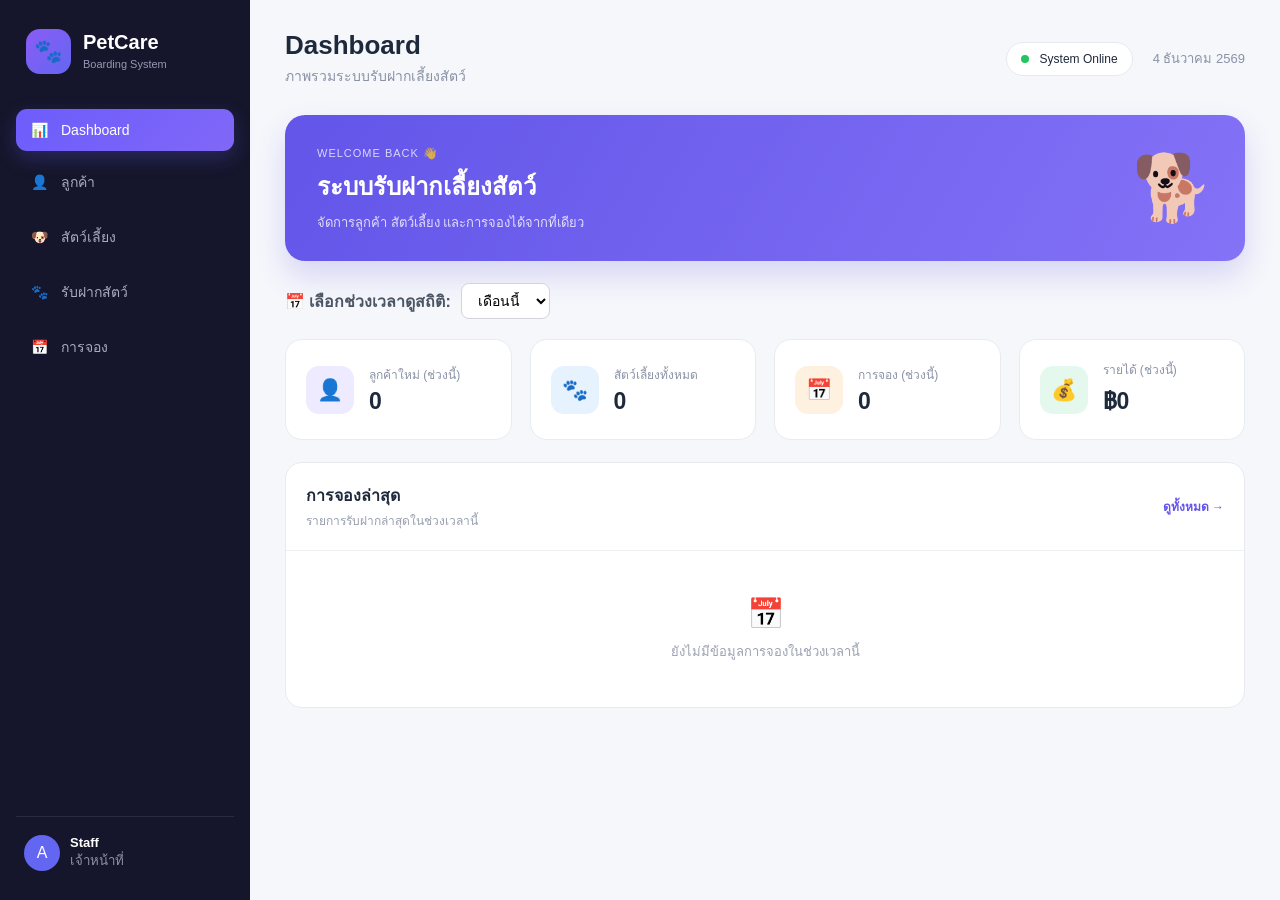
<file: index.html>
<!DOCTYPE html>
<html lang="th">
<head>
    <meta charset="UTF-8">
    <meta name="viewport" content="width=device-width, initial-scale=1.0">
    <title>PetCare Boarding</title>
    <link rel="stylesheet" href="style.css">
</head>
<body>

    <div class="app">

        <!-- SIDEBAR -->
        <aside class="sidebar">
            <div class="logo">
                <div class="logo-icon">🐾</div>
                <div>
                    <h1>PetCare</h1>
                    <span>Boarding System</span>
                </div>
            </div>

            <nav class="menu">
                <button class="menu-item active" onclick="showPage('dashboard', this)">
                    <span>📊</span>
                    <span>Dashboard</span>
                </button>
                <button class="menu-item" onclick="showPage('customers', this)">
                    <span>👤</span>
                    <span>ลูกค้า</span>
                </button>
                <button class="menu-item" onclick="showPage('pets', this)">
                    <span>🐶</span>
                    <span>สัตว์เลี้ยง</span>
                </button>
                <button class="menu-item" onclick="showPage('boarding', this)">
                    <span>🐾</span>
                    <span>รับฝากสัตว์</span>
                </button>
                <button class="menu-item" onclick="showPage('bookings', this)">
                    <span>📅</span>
                    <span>การจอง</span>
                </button>
            </nav>

            <div class="sidebar-bottom">
                <div class="staff-card">
                    <div class="staff-avatar">A</div>
                    <div>
                        <strong>Staff</strong>
                        <small>เจ้าหน้าที่</small>
                    </div>
                </div>
            </div>
        </aside>

        <!-- MAIN -->
        <main class="main">

            <!-- HEADER -->
            <header class="header">
                <div>
                    <h2 id="pageTitle">Dashboard</h2>
                    <p id="pageDescription">ภาพรวมระบบรับฝากเลี้ยงสัตว์</p>
                </div>

                <div class="header-right">
                    <div class="status">
                        <span class="status-dot"></span>
                        System Online
                    </div>
                    <div class="date" id="currentDate"></div>
                </div>
            </header>

            <!-- ================= DASHBOARD ================= -->
            <section id="dashboard" class="page active-page">
                <div class="welcome">
                    <div>
                        <span class="welcome-label">WELCOME BACK 👋</span>
                        <h3>ระบบรับฝากเลี้ยงสัตว์</h3>
                        <p>จัดการลูกค้า สัตว์เลี้ยง และการจองได้จากที่เดียว</p>
                    </div>
                    <div class="welcome-icon">🐕</div>
                </div>

                <!-- DASHBOARD FILTER BAR -->
                <div class="dashboard-filter-bar" style="margin-bottom: 20px; display: flex; align-items: center; gap: 10px;">
                    <label for="timeRangeFilter" style="font-weight: bold; color: #4b5563;">📅 เลือกช่วงเวลาดูสถิติ:</label>
                    <select id="timeRangeFilter" onchange="updateDashboard()" style="padding: 8px 12px; border-radius: 8px; border: 1px solid #d1d5db; background: white; font-size: 14px; cursor: pointer;">
                        <option value="today">วันนี้</option>
                        <option value="month" selected>เดือนนี้</option>
                        <option value="year">ปีนี้</option>
                        <option value="all">ทั้งหมด</option>
                    </select>
                </div>

                <div class="stats">
                    <div class="stat-card">
                        <div class="stat-icon purple">👤</div>
                        <div>
                            <span>ลูกค้าใหม่ (ช่วงนี้)</span>
                            <strong id="customerCount">0</strong>
                        </div>
                    </div>

                    <div class="stat-card">
                        <div class="stat-icon blue">🐾</div>
                        <div>
                            <span>สัตว์เลี้ยงทั้งหมด</span>
                            <strong id="petCount">0</strong>
                        </div>
                    </div>

                    <div class="stat-card">
                        <div class="stat-icon orange">📅</div>
                        <div>
                            <span>การจอง (ช่วงนี้)</span>
                            <strong id="bookingCount">0</strong>
                        </div>
                    </div>

                    <div class="stat-card">
                        <div class="stat-icon green">💰</div>
                        <div>
                            <span>รายได้ (ช่วงนี้)</span>
                            <strong id="revenue">฿0</strong>
                        </div>
                    </div>
                </div>

                <div class="dashboard-grid">
                    <div class="panel">
                        <div class="panel-header">
                            <div>
                                <h3>การจองล่าสุด</h3>
                                <p>รายการรับฝากล่าสุดในช่วงเวลานี้</p>
                            </div>
                            <button class="text-button" onclick="showPage('bookings')">
                                ดูทั้งหมด →
                            </button>
                        </div>

                        <div id="recentBookings" class="empty-state">
                            <div>📅</div>
                            <p>ยังไม่มีข้อมูลการจองในช่วงเวลานี้</p>
                        </div>
                    </div>
                </div>
            </section>

            <!-- ================= CUSTOMERS ================= -->
            <section id="customers" class="page">
                <div class="page-top">
                    <div>
                        <h3>จัดการลูกค้า</h3>
                        <p>ข้อมูลเจ้าของสัตว์เลี้ยง</p>
                    </div>
                    <button class="primary-button" onclick="openCustomerModal()">
                        + เพิ่มลูกค้า
                    </button>
                </div>

                <div class="panel">
                    <div class="table-wrapper">
                        <table>
                            <thead>
                                <tr>
                                    <th>ID</th>
                                    <th>ชื่อลูกค้า</th>
                                    <th>เบอร์โทรศัพท์</th>
                                    <th>จัดการ</th>
                                </tr>
                            </thead>
                            <tbody id="customerTable"></tbody>
                        </table>
                    </div>
                </div>
            </section>

            <!-- ================= PETS ================= -->
            <section id="pets" class="page">
                <div class="page-top">
                    <div>
                        <h3>จัดการสัตว์เลี้ยง</h3>
                        <p>ข้อมูลสัตว์เลี้ยงของลูกค้า</p>
                    </div>
                    <button class="primary-button" onclick="openPetModal()">
                        + เพิ่มสัตว์เลี้ยง
                    </button>
                </div>

                <div class="panel">
                    <div class="table-wrapper">
                        <table>
                            <thead>
                                <tr>
                                    <th>ID</th>
                                    <th>ชื่อ</th>
                                    <th>ประเภท</th>
                                    <th>สายพันธุ์</th>
                                    <th>อายุ</th>
                                    <th>เจ้าของ</th>
                                    <th>จัดการ</th>
                                </tr>
                            </thead>
                            <tbody id="petTable"></tbody>
                        </table>
                    </div>
                </div>
            </section>

            <!-- ================= QUICK BOARDING ================= -->
            <section id="boarding" class="page">
                <div class="boarding-hero">
                    <div class="boarding-hero-text">
                        <div class="boarding-kicker">PET CARE • CHECK-IN</div>
                        <h3>รับฝากสัตว์เลี้ยง</h3>
                        <p>ค้นหาลูกค้าเดิม เลือกสัตว์เลี้ยง แล้วทำรายการฝากได้ในขั้นตอนเดียว</p>
                    </div>
                    <div class="boarding-hero-icon">🐾</div>
                </div>

                <form id="quickBoardingForm" class="boarding-shell" onsubmit="saveQuickBoarding(event)">
                    <div class="boarding-main">

                        <!-- CUSTOMER -->
                        <div class="boarding-card">
                            <div class="boarding-card-head">
                                <div class="step-badge">01</div>
                                <div>
                                    <h3>เลือกลูกค้า</h3>
                                    <p>ค้นหาลูกค้าเก่าจากชื่อหรือเบอร์โทร</p>
                                </div>
                                <button type="button" class="outline-button" onclick="toggleQuickNewCustomer()">＋ ลูกค้าใหม่</button>
                            </div>

                            <div class="customer-search-box">
                                <span>⌕</span>
                                <input id="quickCustomerSearch" type="text"
                                       placeholder="ค้นหาชื่อลูกค้า หรือเบอร์โทรศัพท์..."
                                       autocomplete="off"
                                       onfocus="filterQuickCustomers()"
                                       oninput="filterQuickCustomers()">
                                <button type="button" onclick="clearQuickCustomerSearch()" aria-label="ล้าง">×</button>
                            </div>

                            <div class="search-hint">พิมพ์อย่างน้อย 1 ตัวอักษร ระบบจะแสดงลูกค้าที่ตรงกัน</div>
                            <div id="quickCustomerResults" class="customer-results-panel"></div>

                            <div id="quickNewCustomerBox" class="inline-new-box">
                                <div class="inline-title">เพิ่มข้อมูลลูกค้าใหม่</div>
                                <div class="form-grid-2">
                                    <div class="form-group">
                                        <label for="quickNewCustomerName">ชื่อ-นามสกุล <b>*</b></label>
                                        <input id="quickNewCustomerName" type="text" placeholder="เช่น สมชาย ใจดี">
                                    </div>
                                    <div class="form-group">
                                        <label for="quickNewCustomerPhone">เบอร์โทรศัพท์ <b>*</b></label>
                                        <input id="quickNewCustomerPhone" type="tel" placeholder="08xxxxxxxx">
                                    </div>
                                </div>
                                <div class="form-grid-2">
                                    <div class="form-group">
                                        <label for="quickNewCustomerEmail">Email</label>
                                        <input id="quickNewCustomerEmail" type="email" placeholder="example@email.com">
                                    </div>
                                    <div class="form-group">
                                        <label for="quickNewCustomerAddress">ที่อยู่</label>
                                        <input id="quickNewCustomerAddress" type="text" placeholder="ที่อยู่">
                                    </div>
                                </div>
                            </div>

                            <div id="selectedCustomerBox" class="selected-customer-card empty-selected">
                                <div class="selected-avatar">👤</div>
                                <div class="selected-content">
                                    <span>ลูกค้าที่เลือก</span>
                                    <strong>ยังไม่ได้เลือกลูกค้า</strong>
                                    <small>เลือกจากรายการด้านบน</small>
                                </div>
                                <button type="button" class="change-selection" onclick="clearQuickCustomer()">เปลี่ยน</button>
                            </div>
                        </div>

                        <!-- PET -->
                        <div class="boarding-card">
                            <div class="boarding-card-head">
                                <div class="step-badge">02</div>
                                <div>
                                    <h3>เลือกสัตว์เลี้ยง</h3>
                                    <p>สัตว์เลี้ยงของลูกค้าที่เลือกจะแสดงตรงนี้</p>
                                </div>
                            </div>

                            <div id="quickPetArea">
                                <div class="form-group pet-select-group">
                                    <label for="quickPetSelect">สัตว์เลี้ยงเดิม</label>
                                    <select id="quickPetSelect" onchange="selectQuickPet()">
                                        <option value="">เลือกสัตว์เลี้ยงของลูกค้า...</option>
                                    </select>
                                </div>

                                <div id="quickPetInfo" class="pet-detail-card">
                                    <div class="pet-detail-icon">🐾</div>
                                    <div class="pet-detail-main">
                                        <span>ข้อมูลสัตว์เลี้ยง</span>
                                        <strong id="quickPetNameDisplay">ยังไม่ได้เลือก</strong>
                                    </div>
                                    <div class="pet-detail-meta">
                                        <div><small>ประเภท</small><b id="quickPetTypeDisplay">-</b></div>
                                        <div><small>สายพันธุ์</small><b id="quickPetBreedDisplay">-</b></div>
                                    </div>
                                </div>

                                <div class="new-pet-divider"><span>หรือ</span></div>

                                <button type="button" class="new-pet-button" onclick="toggleQuickNewPet()">
                                    <span>＋</span>
                                    <div>
                                        <strong>เพิ่มสัตว์เลี้ยงใหม่</strong>
                                        <small>ยังไม่มีข้อมูลสัตว์ตัวนี้ในระบบ</small>
                                    </div>
                                </button>

                                <div id="quickNewPetBox" class="inline-new-box">
                                    <div class="inline-title">ข้อมูลสัตว์เลี้ยงใหม่</div>

                                    <div class="form-grid-2">
                                        <div class="form-group">
                                            <label for="quickNewPetName">ชื่อสัตว์ <b>*</b></label>
                                            <input id="quickNewPetName" type="text" placeholder="เช่น มะลิ" oninput="updateQuickNewPetPreview()">
                                        </div>
                                        <div class="form-group">
                                            <label for="quickNewPetType">ประเภทสัตว์ <b>*</b></label>
                                            <select id="quickNewPetType" onchange="updateQuickNewPetPreview()">
                                                <option value="">เลือกประเภทสัตว์เลี้ยง</option>
                                                <option value="Dog">🐶 สุนัข</option>
                                                <option value="Cat">🐱 แมว</option>
                                                <option value="Rabbit">🐰 กระต่าย</option>
                                                <option value="Hamster">🐹 แฮมสเตอร์</option>
                                                <option value="Bird">🐦 นก</option>
                                                <option value="Turtle">🐢 เต่า</option>
                                                <option value="Fish">🐠 ปลา</option>
                                                <option value="Guinea Pig">🐹 หนูตะเภา</option>
                                                <option value="Other">🐾 อื่น ๆ</option>
                                            </select>
                                        </div>
                                    </div>

                                    <div class="animal-type-chips">
                                        <span>ประเภทที่รองรับ</span>
                                        <button type="button" onclick="choosePetType('Dog')">🐶 สุนัข</button>
                                        <button type="button" onclick="choosePetType('Cat')">🐱 แมว</button>
                                        <button type="button" onclick="choosePetType('Rabbit')">🐰 กระต่าย</button>
                                        <button type="button" onclick="choosePetType('Bird')">🐦 นก</button>
                                        <button type="button" onclick="choosePetType('Other')">🐾 อื่น ๆ</button>
                                    </div>

                                    <div class="form-grid-2">
                                        <div class="form-group">
                                            <label for="quickNewPetBreed">สายพันธุ์</label>
                                            <input id="quickNewPetBreed" type="text" placeholder="เช่น Golden Retriever">
                                        </div>
                                        <div class="form-group">
                                            <label for="quickNewPetAge">อายุ</label>
                                            <input id="quickNewPetAge" type="number" min="0" placeholder="อายุเป็นปี">
                                        </div>
                                    </div>
                                </div>
                            </div>
                        </div>

                        <!-- STAY -->
                        <div class="boarding-card">
                            <div class="boarding-card-head">
                                <div class="step-badge">03</div>
                                <div>
                                    <h3>รายละเอียดการฝาก</h3>
                                    <p>กำหนดวันเข้าพักและบริการ</p>
                                </div>
                            </div>

                            <div class="form-grid-2">
                                <div class="form-group">
                                    <label for="quickCheckIn">วันเช็กอิน <b>*</b></label>
                                    <input id="quickCheckIn" type="date" required onchange="updateQuickPrice()">
                                </div>
                                <div class="form-group">
                                    <label for="quickCheckOut">วันเช็กเอาต์ <b>*</b></label>
                                    <input id="quickCheckOut" type="date" required onchange="updateQuickPrice()">
                                </div>
                            </div>

                            <div class="form-grid-2">
                                <div class="form-group">
                                    <label for="quickServiceType">บริการ <b>*</b></label>
                                    <select id="quickServiceType" onchange="updateQuickPrice()">
                                        <option value="ฝากเลี้ยงมาตรฐาน" data-price="300">🏠 ฝากเลี้ยงมาตรฐาน — ฿300/วัน</option>
                                        <option value="ฝากเลี้ยงพิเศษ" data-price="450">⭐ ฝากเลี้ยงพิเศษ — ฿450/วัน</option>
                                        <option value="ฝากเลี้ยง VIP" data-price="650">👑 ฝากเลี้ยง VIP — ฿650/วัน</option>
                                    </select>
                                </div>
                                <div class="form-group">
                                    <label for="quickPricePerDay">ราคา / วัน</label>
                                    <div class="price-input">
                                        <span>฿</span>
                                        <input id="quickPricePerDay" type="number" min="0" value="300" oninput="updateQuickPrice()">
                                    </div>
                                </div>
                            </div>

                            <div class="form-group">
                                <label for="quickNotes">หมายเหตุเพิ่มเติม</label>
                                <textarea id="quickNotes" rows="3" placeholder="เช่น แพ้อาหาร, กินอาหารเวลา 18:00 น., ต้องให้ยา..."></textarea>
                            </div>
                        </div>

                    </div>

                    <!-- SUMMARY -->
                    <aside class="boarding-summary">
                        <div class="summary-card-head">
                            <div class="summary-paw">🐾</div>
                            <div>
                                <span>BOOKING SUMMARY</span>
                                <h3>สรุปการฝากเลี้ยง</h3>
                            </div>
                        </div>

                        <div class="summary-customer" id="quickSummaryPerson">
                            <div class="summary-avatar">👤</div>
                            <div>
                                <small>ลูกค้า</small>
                                <strong>ยังไม่ได้เลือก</strong>
                            </div>
                        </div>

                        <div class="summary-pet" id="quickSummaryPet">
                            <div class="summary-avatar pet">🐶</div>
                            <div>
                                <small>สัตว์เลี้ยง</small>
                                <strong>ยังไม่ได้เลือก</strong>
                            </div>
                        </div>

                        <div class="summary-details">
                            <div><span>วันเข้าพัก</span><strong id="quickSummaryDates">-</strong></div>
                            <div><span>จำนวนวัน</span><strong id="quickSummaryDays">0 วัน</strong></div>
                            <div><span>บริการ</span><strong id="quickSummaryService">-</strong></div>
                        </div>

                        <div class="summary-total-new">
                            <span>ยอดรวม</span>
                            <strong id="quickSummaryTotal">฿0</strong>
                        </div>

                        <button type="button" class="summary-clear-button" onclick="resetQuickBoarding()">↻ ล้างข้อมูล</button>
                        <button type="submit" class="summary-submit-button">✓ ยืนยันการฝากเลี้ยง</button>

                        <div class="summary-note">
                            <span>🔒</span>
                            <p>ข้อมูลจะถูกบันทึกลงฐานข้อมูลทันทีหลังยืนยัน</p>
                        </div>
                    </aside>

                </form>
            </section>

            <!-- ================= BOOKINGS ================= -->
            <section id="bookings" class="page">
                <div class="page-top">
                    <div>
                        <h3>การจองรับฝาก</h3>
                        <p>จัดการรายการรับฝากสัตว์เลี้ยง</p>
                    </div>
                    <button class="primary-button" onclick="openBookingModal()">
                        + สร้างการจอง
                    </button>
                </div>

                <div class="panel">
                    <div class="table-wrapper">
                        <table>
                            <thead>
                                <tr>
                                    <th>ID</th>
                                    <th>สัตว์เลี้ยง</th>
                                    <th>เจ้าของ</th>
                                    <th>เช็กอิน</th>
                                    <th>เช็กเอาต์</th>
                                    <th>บริการ</th>
                                    <th>ราคา</th>
                                    <th>สถานะ</th>
                                    <th>จัดการ</th>
                                </tr>
                            </thead>
                            <tbody id="bookingTable"></tbody>
                        </table>
                    </div>
                </div>
            </section>

        </main>

    </div>

    <!-- ================= MODAL ================= -->
    <div id="modalOverlay" class="modal-overlay">
        <div class="modal">
            <div class="modal-header">
                <div>
                    <h3 id="modalTitle">เพิ่มข้อมูล</h3>
                    <p id="modalSubtitle">กรอกข้อมูลด้านล่าง</p>
                </div>
                <button class="close-button" onclick="closeModal()">×</button>
            </div>
            <div id="modalBody"></div>
        </div>
    </div>

    <script src="app.js"></script>

</body>
</html>
</file>
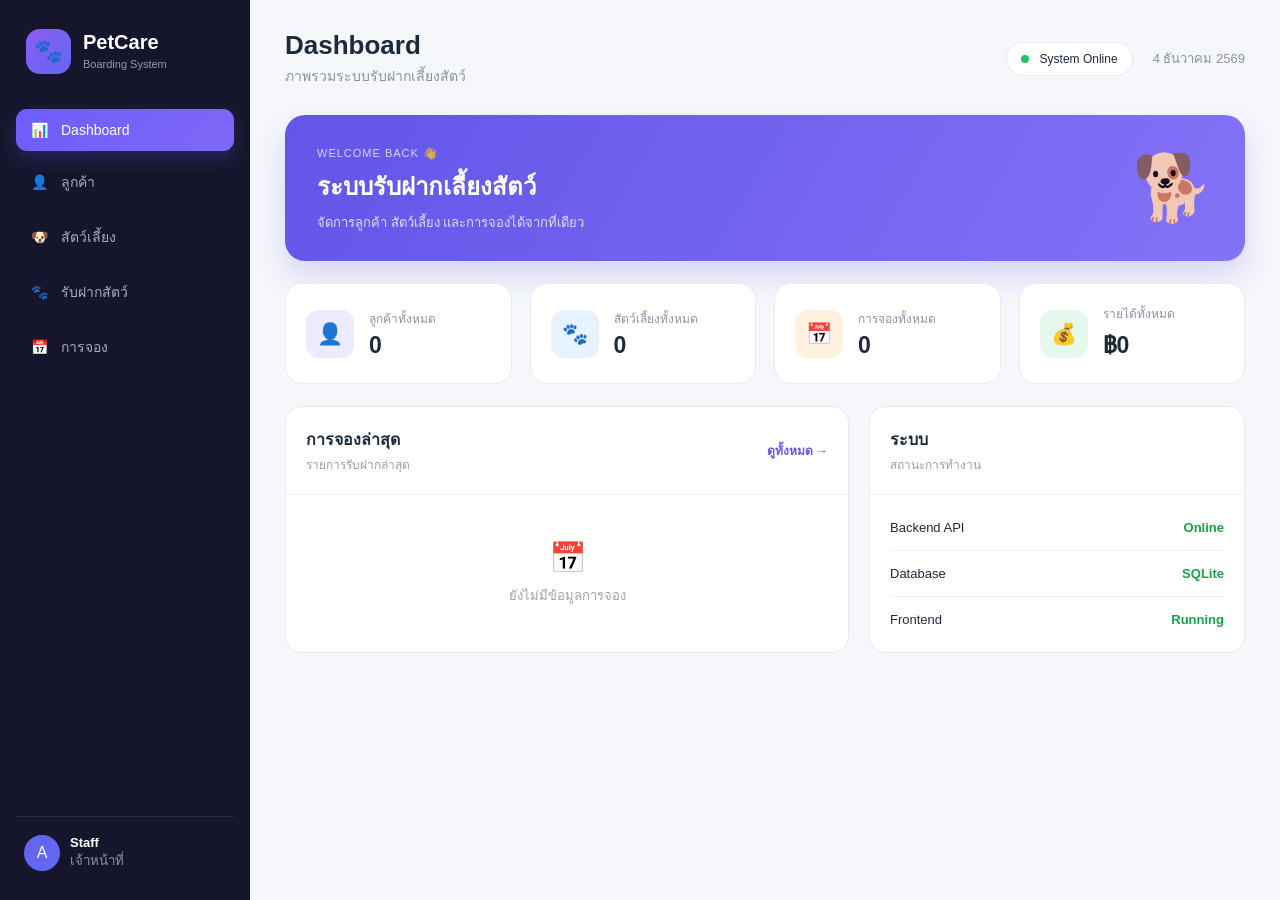
<file: frontend/index.html>
<!DOCTYPE html>
<html lang="th">
<head>
    <meta charset="UTF-8">
    <meta name="viewport" content="width=device-width, initial-scale=1.0">

    <title>PetCare Boarding</title>

    <link rel="stylesheet" href="style.css">
</head>

<body>

    <div class="app">

        <!-- SIDEBAR -->
        <aside class="sidebar">

            <div class="logo">
                <div class="logo-icon">🐾</div>

                <div>
                    <h1>PetCare</h1>
                    <span>Boarding System</span>
                </div>
            </div>

            <nav class="menu">

                <button class="menu-item active" onclick="showPage('dashboard', this)">
                    <span>📊</span>
                    <span>Dashboard</span>
                </button>

                <button class="menu-item" onclick="showPage('customers', this)">
                    <span>👤</span>
                    <span>ลูกค้า</span>
                </button>

                <button class="menu-item" onclick="showPage('pets', this)">
                    <span>🐶</span>
                    <span>สัตว์เลี้ยง</span>
                </button>

                <button class="menu-item" onclick="showPage('boarding', this)">
                    <span>🐾</span>
                    <span>รับฝากสัตว์</span>
                </button>

                <button class="menu-item" onclick="showPage('bookings', this)">
                    <span>📅</span>
                    <span>การจอง</span>
                </button>

            </nav>

            <div class="sidebar-bottom">
                <div class="staff-card">
                    <div class="staff-avatar">A</div>

                    <div>
                        <strong>Staff</strong>
                        <small>เจ้าหน้าที่</small>
                    </div>
                </div>
            </div>

        </aside>


        <!-- MAIN -->
        <main class="main">

            <!-- HEADER -->
            <header class="header">

                <div>
                    <h2 id="pageTitle">Dashboard</h2>
                    <p id="pageDescription">
                        ภาพรวมระบบรับฝากเลี้ยงสัตว์
                    </p>
                </div>

                <div class="header-right">
                    <div class="status">
                        <span class="status-dot"></span>
                        System Online
                    </div>

                    <div class="date" id="currentDate"></div>
                </div>

            </header>


            <!-- ================= DASHBOARD ================= -->
            <section id="dashboard" class="page active-page">

                <div class="welcome">
                    <div>
                        <span class="welcome-label">WELCOME BACK 👋</span>
                        <h3>ระบบรับฝากเลี้ยงสัตว์</h3>
                        <p>จัดการลูกค้า สัตว์เลี้ยง และการจองได้จากที่เดียว</p>
                    </div>

                    <div class="welcome-icon">
                        🐕
                    </div>
                </div>


                <div class="stats">

                    <div class="stat-card">
                        <div class="stat-icon purple">👤</div>

                        <div>
                            <span>ลูกค้าทั้งหมด</span>
                            <strong id="customerCount">0</strong>
                        </div>
                    </div>


                    <div class="stat-card">
                        <div class="stat-icon blue">🐾</div>

                        <div>
                            <span>สัตว์เลี้ยงทั้งหมด</span>
                            <strong id="petCount">0</strong>
                        </div>
                    </div>


                    <div class="stat-card">
                        <div class="stat-icon orange">📅</div>

                        <div>
                            <span>การจองทั้งหมด</span>
                            <strong id="bookingCount">0</strong>
                        </div>
                    </div>


                    <div class="stat-card">
                        <div class="stat-icon green">💰</div>

                        <div>
                            <span>รายได้ทั้งหมด</span>
                            <strong id="revenue">฿0</strong>
                        </div>
                    </div>

                </div>


                <div class="dashboard-grid">

                    <div class="panel">

                        <div class="panel-header">
                            <div>
                                <h3>การจองล่าสุด</h3>
                                <p>รายการรับฝากล่าสุด</p>
                            </div>

                            <button class="text-button"
                                    onclick="showPage('bookings')">
                                ดูทั้งหมด →
                            </button>
                        </div>

                        <div id="recentBookings" class="empty-state">
                            <div>📅</div>
                            <p>ยังไม่มีข้อมูลการจอง</p>
                        </div>

                    </div>


                    <div class="panel">

                        <div class="panel-header">
                            <div>
                                <h3>ระบบ</h3>
                                <p>สถานะการทำงาน</p>
                            </div>
                        </div>

                        <div class="system-list">

                            <div class="system-row">
                                <span>Backend API</span>
                                <strong class="online">Online</strong>
                            </div>

                            <div class="system-row">
                                <span>Database</span>
                                <strong class="online">SQLite</strong>
                            </div>

                            <div class="system-row">
                                <span>Frontend</span>
                                <strong class="online">Running</strong>
                            </div>

                        </div>

                    </div>

                </div>

            </section>


            <!-- ================= CUSTOMERS ================= -->
            <section id="customers" class="page">

                <div class="page-top">

                    <div>
                        <h3>จัดการลูกค้า</h3>
                        <p>ข้อมูลเจ้าของสัตว์เลี้ยง</p>
                    </div>

                    <button class="primary-button"
                            onclick="openCustomerModal()">
                        + เพิ่มลูกค้า
                    </button>

                </div>


                <div class="panel">

                    <div class="table-wrapper">

                        <table>

                            <thead>
                                <tr>
                                    <th>ID</th>
                                    <th>ชื่อลูกค้า</th>
                                    <th>เบอร์โทรศัพท์</th>
                                    <th>จัดการ</th>
                                </tr>
                            </thead>

                            <tbody id="customerTable">
                            </tbody>

                        </table>

                    </div>

                </div>

            </section>


            <!-- ================= PETS ================= -->
            <section id="pets" class="page">

                <div class="page-top">

                    <div>
                        <h3>จัดการสัตว์เลี้ยง</h3>
                        <p>ข้อมูลสัตว์เลี้ยงของลูกค้า</p>
                    </div>

                    <button class="primary-button"
                            onclick="openPetModal()">
                        + เพิ่มสัตว์เลี้ยง
                    </button>

                </div>


                <div class="panel">

                    <div class="table-wrapper">

                        <table>

                            <thead>
                                <tr>
                                    <th>ID</th>
                                    <th>ชื่อ</th>
                                    <th>ประเภท</th>
                                    <th>สายพันธุ์</th>
                                    <th>อายุ</th>
                                    <th>เจ้าของ</th>
                                    <th>จัดการ</th>
                                </tr>
                            </thead>

                            <tbody id="petTable">
                            </tbody>

                        </table>

                    </div>

                </div>

            </section>



            <!-- ================= QUICK BOARDING ================= -->
            <section id="boarding" class="page">

                <div class="boarding-hero">
                    <div class="boarding-hero-text">
                        <div class="boarding-kicker">PET CARE • CHECK-IN</div>
                        <h3>รับฝากสัตว์เลี้ยง</h3>
                        <p>ค้นหาลูกค้าเดิม เลือกสัตว์เลี้ยง แล้วทำรายการฝากได้ในขั้นตอนเดียว</p>
                    </div>
                    <div class="boarding-hero-icon">🐾</div>
                </div>

                <form id="quickBoardingForm" class="boarding-shell" onsubmit="saveQuickBoarding(event)">

                    <div class="boarding-main">

                        <!-- CUSTOMER -->
                        <div class="boarding-card">
                            <div class="boarding-card-head">
                                <div class="step-badge">01</div>
                                <div>
                                    <h3>เลือกลูกค้า</h3>
                                    <p>ค้นหาลูกค้าเก่าจากชื่อหรือเบอร์โทร</p>
                                </div>
                                <button type="button" class="outline-button"
                                        onclick="toggleQuickNewCustomer()">＋ ลูกค้าใหม่</button>
                            </div>

                            <div class="customer-search-box">
                                <span>⌕</span>
                                <input id="quickCustomerSearch" type="text"
                                       placeholder="ค้นหาชื่อลูกค้า หรือเบอร์โทรศัพท์..."
                                       autocomplete="off"
                                       onfocus="filterQuickCustomers()"
                                       oninput="filterQuickCustomers()">
                                <button type="button" onclick="clearQuickCustomerSearch()" aria-label="ล้าง">×</button>
                            </div>

                            <div class="search-hint">พิมพ์อย่างน้อย 1 ตัวอักษร ระบบจะแสดงลูกค้าที่ตรงกัน</div>

                            <div id="quickCustomerResults" class="customer-results-panel"></div>

                            <div id="quickNewCustomerBox" class="inline-new-box">
                                <div class="inline-title">เพิ่มข้อมูลลูกค้าใหม่</div>
                                <div class="form-grid-2">
                                    <div class="form-group">
                                        <label>ชื่อ-นามสกุล <b>*</b></label>
                                        <input id="quickNewCustomerName" type="text" placeholder="เช่น สมชาย ใจดี">
                                    </div>
                                    <div class="form-group">
                                        <label>เบอร์โทรศัพท์ <b>*</b></label>
                                        <input id="quickNewCustomerPhone" type="tel" placeholder="08xxxxxxxx">
                                    </div>
                                </div>
                                <div class="form-grid-2">
                                    <div class="form-group">
                                        <label>Email</label>
                                        <input id="quickNewCustomerEmail" type="email" placeholder="example@email.com">
                                    </div>
                                    <div class="form-group">
                                        <label>ที่อยู่</label>
                                        <input id="quickNewCustomerAddress" type="text" placeholder="ที่อยู่">
                                    </div>
                                </div>
                            </div>

                            <div id="selectedCustomerBox" class="selected-customer-card empty-selected">
                                <div class="selected-avatar">👤</div>
                                <div class="selected-content">
                                    <span>ลูกค้าที่เลือก</span>
                                    <strong>ยังไม่ได้เลือกลูกค้า</strong>
                                    <small>เลือกจากรายการด้านบน</small>
                                </div>
                                <button type="button" class="change-selection" onclick="clearQuickCustomer()">เปลี่ยน</button>
                            </div>
                        </div>

                        <!-- PET -->
                        <div class="boarding-card">
                            <div class="boarding-card-head">
                                <div class="step-badge">02</div>
                                <div>
                                    <h3>เลือกสัตว์เลี้ยง</h3>
                                    <p>สัตว์เลี้ยงของลูกค้าที่เลือกจะแสดงตรงนี้</p>
                                </div>
                            </div>

                            <div id="quickPetArea">
                                <div class="form-group pet-select-group">
                                    <label>สัตว์เลี้ยงเดิม</label>
                                    <select id="quickPetSelect" onchange="selectQuickPet()">
                                        <option value="">เลือกสัตว์เลี้ยงของลูกค้า...</option>
                                    </select>
                                </div>

                                <div id="quickPetInfo" class="pet-detail-card">
                                    <div class="pet-detail-icon">🐾</div>
                                    <div class="pet-detail-main">
                                        <span>ข้อมูลสัตว์เลี้ยง</span>
                                        <strong id="quickPetNameDisplay">ยังไม่ได้เลือก</strong>
                                    </div>
                                    <div class="pet-detail-meta">
                                        <div><small>ประเภท</small><b id="quickPetTypeDisplay">-</b></div>
                                        <div><small>สายพันธุ์</small><b id="quickPetBreedDisplay">-</b></div>
                                    </div>
                                </div>

                                <div class="new-pet-divider"><span>หรือ</span></div>

                                <button type="button" class="new-pet-button" onclick="toggleQuickNewPet()">
                                    <span>＋</span>
                                    <div>
                                        <strong>เพิ่มสัตว์เลี้ยงใหม่</strong>
                                        <small>ยังไม่มีข้อมูลสัตว์ตัวนี้ในระบบ</small>
                                    </div>
                                </button>

                                <div id="quickNewPetBox" class="inline-new-box">
                                    <div class="inline-title">ข้อมูลสัตว์เลี้ยงใหม่</div>

                                    <div class="form-grid-2">
                                        <div class="form-group">
                                            <label>ชื่อสัตว์ <b>*</b></label>
                                            <input id="quickNewPetName" type="text" placeholder="เช่น มะลิ">
                                        </div>
                                        <div class="form-group">
                                            <label>ประเภทสัตว์ <b>*</b></label>
                                            <select id="quickNewPetType" onchange="updateQuickNewPetPreview()">
                                                <option value="">เลือกประเภทสัตว์เลี้ยง</option>
                                                <option value="Dog">🐶 สุนัข</option>
                                                <option value="Cat">🐱 แมว</option>
                                                <option value="Rabbit">🐰 กระต่าย</option>
                                                <option value="Hamster">🐹 แฮมสเตอร์</option>
                                                <option value="Bird">🐦 นก</option>
                                                <option value="Turtle">🐢 เต่า</option>
                                                <option value="Fish">🐠 ปลา</option>
                                                <option value="Guinea Pig">🐹 หนูตะเภา</option>
                                                <option value="Other">🐾 อื่น ๆ</option>
                                            </select>
                                        </div>
                                    </div>

                                    <div class="animal-type-chips">
                                        <span>ประเภทที่รองรับ</span>
                                        <button type="button" onclick="choosePetType('Dog')">🐶 สุนัข</button>
                                        <button type="button" onclick="choosePetType('Cat')">🐱 แมว</button>
                                        <button type="button" onclick="choosePetType('Rabbit')">🐰 กระต่าย</button>
                                        <button type="button" onclick="choosePetType('Bird')">🐦 นก</button>
                                        <button type="button" onclick="choosePetType('Other')">🐾 อื่น ๆ</button>
                                    </div>

                                    <div class="form-grid-2">
                                        <div class="form-group">
                                            <label>สายพันธุ์</label>
                                            <input id="quickNewPetBreed" type="text" placeholder="เช่น Golden Retriever">
                                        </div>
                                        <div class="form-group">
                                            <label>อายุ</label>
                                            <input id="quickNewPetAge" type="number" min="0" placeholder="อายุเป็นปี">
                                        </div>
                                    </div>
                                </div>
                            </div>
                        </div>

                        <!-- STAY -->
                        <div class="boarding-card">
                            <div class="boarding-card-head">
                                <div class="step-badge">03</div>
                                <div>
                                    <h3>รายละเอียดการฝาก</h3>
                                    <p>กำหนดวันเข้าพักและบริการ</p>
                                </div>
                            </div>

                            <div class="form-grid-2">
                                <div class="form-group">
                                    <label>วันเช็กอิน <b>*</b></label>
                                    <input id="quickCheckIn" type="date" required onchange="updateQuickPrice()">
                                </div>
                                <div class="form-group">
                                    <label>วันเช็กเอาต์ <b>*</b></label>
                                    <input id="quickCheckOut" type="date" required onchange="updateQuickPrice()">
                                </div>
                            </div>

                            <div class="form-grid-2">
                                <div class="form-group">
                                    <label>บริการ <b>*</b></label>
                                    <select id="quickServiceType" onchange="updateQuickPrice()">
                                        <option value="ฝากเลี้ยงมาตรฐาน" data-price="300">🏠 ฝากเลี้ยงมาตรฐาน — ฿300/วัน</option>
                                        <option value="ฝากเลี้ยงพิเศษ" data-price="450">⭐ ฝากเลี้ยงพิเศษ — ฿450/วัน</option>
                                        <option value="ฝากเลี้ยง VIP" data-price="650">👑 ฝากเลี้ยง VIP — ฿650/วัน</option>
                                    </select>
                                </div>
                                <div class="form-group">
                                    <label>ราคา / วัน</label>
                                    <div class="price-input">
                                        <span>฿</span>
                                        <input id="quickPricePerDay" type="number" min="0" value="300" oninput="updateQuickPrice()">
                                    </div>
                                </div>
                            </div>

                            <div class="form-group">
                                <label>หมายเหตุเพิ่มเติม</label>
                                <textarea id="quickNotes" rows="3" placeholder="เช่น แพ้อาหาร, กินอาหารเวลา 18:00 น., ต้องให้ยา..."></textarea>
                            </div>
                        </div>

                    </div>

                    <!-- SUMMARY -->
                    <aside class="boarding-summary">
                        <div class="summary-card-head">
                            <div class="summary-paw">🐾</div>
                            <div>
                                <span>BOOKING SUMMARY</span>
                                <h3>สรุปการฝากเลี้ยง</h3>
                            </div>
                        </div>

                        <div class="summary-customer" id="quickSummaryPerson">
                            <div class="summary-avatar">👤</div>
                            <div>
                                <small>ลูกค้า</small>
                                <strong>ยังไม่ได้เลือก</strong>
                            </div>
                        </div>

                        <div class="summary-pet" id="quickSummaryPet">
                            <div class="summary-avatar pet">🐶</div>
                            <div>
                                <small>สัตว์เลี้ยง</small>
                                <strong>ยังไม่ได้เลือก</strong>
                            </div>
                        </div>

                        <div class="summary-details">
                            <div><span>วันเข้าพัก</span><strong id="quickSummaryDates">-</strong></div>
                            <div><span>จำนวนวัน</span><strong id="quickSummaryDays">0 วัน</strong></div>
                            <div><span>บริการ</span><strong id="quickSummaryService">-</strong></div>
                        </div>

                        <div class="summary-total-new">
                            <span>ยอดรวม</span>
                            <strong id="quickSummaryTotal">฿0</strong>
                        </div>

                        <button type="button" class="summary-clear-button" onclick="resetQuickBoarding()">↻ ล้างข้อมูล</button>
                        <button type="submit" class="summary-submit-button">✓ ยืนยันการฝากเลี้ยง</button>

                        <div class="summary-note">
                            <span>🔒</span>
                            <p>ข้อมูลจะถูกบันทึกลงฐานข้อมูลทันทีหลังยืนยัน</p>
                        </div>
                    </aside>

                </form>
            </section>

            <!-- ================= BOOKINGS ================= -->
            <section id="bookings" class="page">

                <div class="page-top">

                    <div>
                        <h3>การจองรับฝาก</h3>
                        <p>จัดการรายการรับฝากสัตว์เลี้ยง</p>
                    </div>

                    <button class="primary-button"
                            onclick="openBookingModal()">
                        + สร้างการจอง
                    </button>

                </div>


                <div class="panel">

                    <div class="table-wrapper">

                        <table>

                            <thead>
                                <tr>
                                    <th>ID</th>
                                    <th>สัตว์เลี้ยง</th>
                                    <th>เจ้าของ</th>
                                    <th>เช็กอิน</th>
                                    <th>เช็กเอาต์</th>
                                    <th>บริการ</th>
                                    <th>ราคา</th>
                                    <th>สถานะ</th>
                                    <th>จัดการ</th>
                                </tr>
                            </thead>

                            <tbody id="bookingTable">
                            </tbody>

                        </table>

                    </div>

                </div>

            </section>

        </main>

    </div>


    <!-- ================= MODAL ================= -->

    <div id="modalOverlay" class="modal-overlay">

        <div class="modal">

            <div class="modal-header">

                <div>
                    <h3 id="modalTitle">เพิ่มข้อมูล</h3>
                    <p id="modalSubtitle">กรอกข้อมูลด้านล่าง</p>
                </div>

                <button class="close-button"
                        onclick="closeModal()">
                    ×
                </button>

            </div>

            <div id="modalBody"></div>

        </div>

    </div>


    <script src="app.js"></script>

</body>
</html>
</file>
<file: style.css>
* {
  margin: 0;
  padding: 0;
  box-sizing: border-box;
}

body {
  font-family: "Segoe UI", Tahoma, sans-serif;
  background: #f5f7fb;
  color: #1e293b;
}

button {
  font-family: inherit;
  cursor: pointer;
}

.app {
  min-height: 100vh;
  display: flex;
}

/* ================= SIDEBAR ================= */

.sidebar {
  width: 250px;
  min-height: 100vh;
  background: #15162b;
  color: white;
  padding: 24px 16px;
  display: flex;
  flex-direction: column;
  position: fixed;
  left: 0;
  top: 0;
  bottom: 0;
}

.logo {
  display: flex;
  align-items: center;
  gap: 12px;
  padding: 5px 10px 35px;
}

.logo-icon {
  width: 45px;
  height: 45px;
  border-radius: 14px;
  background: linear-gradient(135deg, #8b5cf6, #6366f1);
  display: flex;
  align-items: center;
  justify-content: center;
  font-size: 23px;
}

.logo h1 {
  font-size: 20px;
}

.logo span {
  color: #9699b5;
  font-size: 11px;
}

.menu {
  display: flex;
  flex-direction: column;
  gap: 7px;
}

.menu-item {
  width: 100%;
  border: none;
  background: transparent;
  color: #a8abc1;
  padding: 13px 15px;
  border-radius: 11px;
  display: flex;
  align-items: center;
  gap: 13px;
  text-align: left;
  font-size: 14px;
  transition: 0.2s;
}

.menu-item:hover {
  background: #23243d;
  color: white;
}

.menu-item.active {
  background: linear-gradient(135deg, #6d5dfc, #8067f7);
  color: white;
  box-shadow: 0 7px 20px rgba(109, 93, 252, 0.25);
}

.sidebar-bottom {
  margin-top: auto;
}

.staff-card {
  border-top: 1px solid #292a43;
  padding: 18px 8px 5px;
  display: flex;
  align-items: center;
  gap: 10px;
}

.staff-avatar {
  width: 36px;
  height: 36px;
  background: #6366f1;
  border-radius: 50%;
  display: flex;
  align-items: center;
  justify-content: center;
}

.staff-card strong {
  display: block;
  font-size: 13px;
}

.staff-card small {
  color: #8d90a8;
}

/* ================= MAIN ================= */

.main {
  margin-left: 250px;
  width: calc(100% - 250px);
  padding: 30px 35px;
}

.header {
  display: flex;
  justify-content: space-between;
  align-items: center;
  margin-bottom: 28px;
}

.header h2 {
  font-size: 26px;
  margin-bottom: 4px;
}

.header p {
  color: #8991a5;
  font-size: 14px;
}

.header-right {
  display: flex;
  align-items: center;
  gap: 20px;
}

.status {
  background: white;
  border: 1px solid #e7e9f0;
  border-radius: 30px;
  padding: 9px 14px;
  font-size: 12px;
}

.status-dot {
  display: inline-block;
  width: 8px;
  height: 8px;
  background: #22c55e;
  border-radius: 50%;
  margin-right: 7px;
}

.date {
  color: #8991a5;
  font-size: 13px;
}

/* ================= PAGE ================= */

.page {
  display: none;
}

.active-page {
  display: block;
}

/* ================= WELCOME ================= */

.welcome {
  background: linear-gradient(120deg, #6255e8, #8472f7);
  color: white;
  border-radius: 20px;
  padding: 28px 32px;
  display: flex;
  justify-content: space-between;
  align-items: center;
  margin-bottom: 22px;
  box-shadow: 0 15px 30px rgba(99, 82, 220, 0.2);
}

.welcome-label {
  font-size: 11px;
  opacity: 0.75;
  letter-spacing: 1px;
}

.welcome h3 {
  font-size: 24px;
  margin: 6px 0;
}

.welcome p {
  font-size: 13px;
  opacity: 0.8;
}

.welcome-icon {
  font-size: 65px;
  opacity: 0.9;
}

/* ================= STATS ================= */

.stats {
  display: grid;
  grid-template-columns: repeat(4, 1fr);
  gap: 18px;
  margin-bottom: 22px;
}

.stat-card {
  background: white;
  border: 1px solid #e9ebf2;
  border-radius: 17px;
  padding: 20px;
  display: flex;
  align-items: center;
  gap: 15px;
}

.stat-icon {
  width: 48px;
  height: 48px;
  border-radius: 13px;
  display: flex;
  align-items: center;
  justify-content: center;
  font-size: 21px;
}

.stat-icon.purple {
  background: #eeeaff;
}

.stat-icon.blue {
  background: #e7f2ff;
}

.stat-icon.orange {
  background: #fff1df;
}

.stat-icon.green {
  background: #e5f8ee;
}

.stat-card span {
  display: block;
  font-size: 12px;
  color: #8b92a5;
  margin-bottom: 4px;
}

.stat-card strong {
  font-size: 23px;
}

/* ================= PANELS ================= */

.dashboard-grid {
  display: grid;
  grid-template-columns: 1fr;
  gap: 20px;
}

.panel {
  background: white;
  border: 1px solid #e8eaf0;
  border-radius: 17px;
  overflow: hidden;
}

.panel-header {
  padding: 20px;
  border-bottom: 1px solid #eef0f4;
  display: flex;
  justify-content: space-between;
  align-items: center;
}

.panel-header h3 {
  font-size: 16px;
}

.panel-header p {
  color: #969dad;
  font-size: 12px;
  margin-top: 3px;
}

.text-button {
  border: none;
  background: none;
  color: #6255e8;
  font-size: 12px;
  font-weight: 600;
}

.empty-state {
  text-align: center;
  padding: 45px;
  color: #9aa1b1;
}

.empty-state div {
  font-size: 30px;
  margin-bottom: 10px;
}

.empty-state p {
  font-size: 13px;
}

.system-list {
  padding: 10px 20px;
}

.system-row {
  display: flex;
  justify-content: space-between;
  padding: 15px 0;
  border-bottom: 1px solid #f0f1f5;
  font-size: 13px;
}

.system-row:last-child {
  border-bottom: none;
}

.online {
  color: #16a34a;
}

/* ================= PAGE TOP ================= */

.page-top {
  display: flex;
  justify-content: space-between;
  align-items: center;
  margin-bottom: 20px;
}

.page-top h3 {
  font-size: 22px;
}

.page-top p {
  color: #8d94a5;
  font-size: 13px;
  margin-top: 4px;
}

.primary-button {
  border: none;
  background: linear-gradient(135deg, #6658ed, #806cf4);
  color: white;
  border-radius: 10px;
  padding: 11px 18px;
  font-size: 13px;
  font-weight: 600;
  box-shadow: 0 7px 15px rgba(101, 88, 237, 0.2);
}

.primary-button:hover {
  transform: translateY(-1px);
}

/* ================= TABLE ================= */

.table-wrapper {
  width: 100%;
  overflow-x: auto;
}

table {
  width: 100%;
  border-collapse: collapse;
  min-width: 700px;
}

th {
  background: #fafbfc;
  color: #7e8698;
  font-size: 11px;
  font-weight: 600;
  text-align: left;
  padding: 14px 18px;
  white-space: nowrap;
}

td {
  padding: 15px 18px;
  border-top: 1px solid #f0f1f5;
  font-size: 13px;
}

tr:hover td {
  background: #fafbff;
}

.action-button {
  border: none;
  background: #f0efff;
  color: #6255e8;
  padding: 7px 10px;
  border-radius: 7px;
  font-size: 11px;
  margin-right: 5px;
}

.delete-button {
  background: #fff0f0;
  color: #dc2626;
}

/* ================= MODAL ================= */

.modal-overlay {
  position: fixed;
  inset: 0;
  background: rgba(15, 17, 35, 0.55);
  display: none;
  align-items: center;
  justify-content: center;
  padding: 20px;
  z-index: 100;
}

.modal-overlay.show {
  display: flex;
}

.modal {
  width: 100%;
  max-width: 500px;
  background: white;
  border-radius: 20px;
  box-shadow: 0 25px 70px rgba(0, 0, 0, 0.2);
  animation: modalIn 0.2s ease;
}

@keyframes modalIn {
  from {
    opacity: 0;
    transform: translateY(10px);
  }

  to {
    opacity: 1;
    transform: translateY(0);
  }
}

.modal-header {
  padding: 22px;
  border-bottom: 1px solid #edf0f4;
  display: flex;
  justify-content: space-between;
}

.modal-header h3 {
  font-size: 18px;
}

.modal-header p {
  color: #9299aa;
  font-size: 12px;
  margin-top: 3px;
}

.close-button {
  width: 32px;
  height: 32px;
  border: none;
  background: #f1f2f5;
  border-radius: 9px;
  font-size: 20px;
  color: #6c7280;
}

/* ================= FORM ================= */

.form {
  padding: 22px;
}

.form-group {
  margin-bottom: 16px;
}

.form-group label {
  display: block;
  font-size: 12px;
  font-weight: 600;
  margin-bottom: 7px;
}

.form-group input,
.form-group select {
  width: 100%;
  border: 1px solid #dfe3eb;
  border-radius: 9px;
  padding: 11px 12px;
  outline: none;
  font-size: 13px;
}

.form-group input:focus,
.form-group select:focus {
  border-color: #7667ef;
  box-shadow: 0 0 0 3px rgba(118, 103, 239, 0.1);
}

.form-actions {
  display: flex;
  justify-content: flex-end;
  gap: 9px;
  margin-top: 20px;
}

.cancel-button {
  border: none;
  background: #f0f1f4;
  color: #555d6d;
  border-radius: 9px;
  padding: 10px 16px;
}

/* ================= BADGE ================= */

.badge {
  display: inline-block;
  padding: 5px 9px;
  border-radius: 20px;
  font-size: 10px;
  font-weight: 600;
}

.badge.confirmed {
  background: #e8f8ef;
  color: #159447;
}

.badge.pending {
  background: #fff5df;
  color: #c47b00;
}

.badge.completed {
  background: #e8f0ff;
  color: #3d68c8;
}

.badge.cancelled {
  background: #fff0f0;
  color: #d52d2d;
}

/* ================= MOBILE ================= */

@media (max-width: 1000px) {
  .stats {
    grid-template-columns: repeat(2, 1fr);
  }

  .dashboard-grid {
    grid-template-columns: 1fr;
  }
}

@media (max-width: 700px) {
  .sidebar {
    width: 70px;
    padding: 15px 8px;
  }

  .logo {
    justify-content: center;
    padding: 5px 0 30px;
  }

  .logo > div:last-child {
    display: none;
  }

  .menu-item {
    justify-content: center;
    padding: 13px 5px;
  }

  .menu-item span:last-child {
    display: none;
  }

  .staff-card {
    justify-content: center;
  }

  .staff-card div:last-child {
    display: none;
  }

  .main {
    margin-left: 70px;
    width: calc(100% - 70px);
    padding: 20px;
  }

  .header-right {
    display: none;
  }

  .stats {
    grid-template-columns: 1fr;
  }

  .welcome {
    padding: 22px;
  }

  .welcome-icon {
    display: none;
  }
}

/* ================= QUICK BOARDING ================= */

.boarding-layout {
  display: grid;
  grid-template-columns: minmax(0, 1.6fr) minmax(280px, 0.75fr);
  gap: 20px;
  align-items: start;
}

.boarding-form-panel {
  min-width: 0;
}

.section-label {
  font-size: 13px;
  font-weight: 700;
  color: #4f46c5;
  background: #f4f2ff;
  border-radius: 9px;
  padding: 9px 12px;
  margin: 4px 0 16px;
}

.search-select-row {
  display: flex;
  gap: 10px;
  align-items: flex-end;
}

.grow {
  flex: 1;
}

.secondary-button {
  border: 1px solid #ddd9ff;
  background: #f7f5ff;
  color: #5b50d6;
  border-radius: 9px;
  padding: 10px 14px;
  font-size: 12px;
  font-weight: 600;
  white-space: nowrap;
  margin-bottom: 16px;
}

.secondary-button:hover {
  background: #eeeaff;
}

.quick-results {
  display: grid;
  gap: 7px;
  margin-top: -8px;
  margin-bottom: 14px;
}

.customer-result {
  width: 100%;
  border: 1px solid #e6e8ef;
  background: #fff;
  border-radius: 10px;
  padding: 11px 13px;
  display: flex;
  align-items: center;
  gap: 10px;
  text-align: left;
  transition: 0.15s;
}

.customer-result:hover {
  border-color: #8b80f4;
  background: #faf9ff;
}

.customer-result .result-icon {
  width: 34px;
  height: 34px;
  border-radius: 9px;
  background: #eeeaff;
  display: grid;
  place-items: center;
}

.customer-result strong,
.customer-result small {
  display: block;
}

.customer-result strong {
  font-size: 13px;
}

.customer-result small {
  color: #9299aa;
  margin-top: 2px;
}

.inline-new-box {
  display: none;
  background: #fafaff;
  border: 1px dashed #bdb7f7;
  border-radius: 12px;
  padding: 15px;
  margin-bottom: 15px;
}

.inline-new-box.show {
  display: block;
}

.inline-title {
  font-size: 12px;
  font-weight: 700;
  margin-bottom: 12px;
  color: #4f46c5;
}

.form-grid-2 {
  display: grid;
  grid-template-columns: 1fr 1fr;
  gap: 12px;
}

.selected-box {
  border-radius: 12px;
  padding: 12px 14px;
  display: flex;
  align-items: center;
  gap: 11px;
  margin-bottom: 18px;
}

.selected-box:not(.empty-selected) {
  background: #f0fdf4;
  border: 1px solid #ccefd8;
}

.selected-box.empty-selected {
  background: #f8f9fb;
  border: 1px solid #eceef3;
  color: #9aa1b1;
}

.selected-box > span {
  font-size: 25px;
}

.selected-box strong,
.selected-box small {
  display: block;
}

.selected-box strong {
  font-size: 13px;
}

.selected-box small {
  font-size: 11px;
  color: #8991a5;
  margin-top: 2px;
}

.add-pet-inline {
  border: none;
  background: none;
  color: #6255e8;
  font-size: 12px;
  font-weight: 600;
  padding: 0;
  margin: -4px 0 16px;
}

.quick-summary-card {
  position: sticky;
  top: 20px;
  background: linear-gradient(145deg, #17182e, #24254a);
  color: white;
  border-radius: 20px;
  padding: 22px;
  box-shadow: 0 18px 40px rgba(24, 25, 55, 0.18);
}

.summary-top {
  display: flex;
  align-items: center;
  gap: 12px;
  padding-bottom: 18px;
  border-bottom: 1px solid rgba(255, 255, 255, 0.1);
}

.summary-top > span {
  width: 44px;
  height: 44px;
  border-radius: 13px;
  background: rgba(255, 255, 255, 0.1);
  display: grid;
  place-items: center;
  font-size: 22px;
}

.summary-top small {
  color: #a8abc1;
  font-size: 11px;
}

.summary-top h3 {
  margin-top: 2px;
  font-size: 17px;
}

.summary-person {
  display: flex;
  align-items: center;
  gap: 11px;
  padding: 15px 0;
  border-bottom: 1px solid rgba(255, 255, 255, 0.08);
}

.summary-person > span {
  font-size: 20px;
}

.summary-person small {
  color: #9da0b8;
  font-size: 10px;
  display: block;
}

.summary-person strong {
  display: block;
  font-size: 13px;
  margin-top: 2px;
}

.summary-line {
  display: flex;
  justify-content: space-between;
  gap: 15px;
  padding: 11px 0;
  font-size: 12px;
  color: #b4b6c8;
}

.summary-line strong {
  color: white;
  text-align: right;
}

.summary-total {
  display: flex;
  justify-content: space-between;
  align-items: center;
  border-top: 1px solid rgba(255, 255, 255, 0.12);
  margin-top: 8px;
  padding-top: 17px;
}

.summary-total span {
  color: #b8bacb;
  font-size: 12px;
}

.summary-total strong {
  font-size: 25px;
}

@media (max-width: 900px) {
  .boarding-layout {
    grid-template-columns: 1fr;
  }

  .quick-summary-card {
    position: static;
  }
}

@media (max-width: 600px) {
  .search-select-row,
  .form-grid-2 {
    grid-template-columns: 1fr;
    display: grid;
  }

  .secondary-button {
    width: 100%;
    margin-bottom: 8px;
  }
}

/* ===== รับฝากสัตว์: ค้นหาลูกค้า + ข้อมูลประเภทสัตว์ ===== */
.search-select-row .form-group.grow {
  min-width: 0;
}
#quickCustomerSearch {
  border: 1.5px solid #dfe2eb;
  background: #fff;
  font-size: 14px;
  padding: 13px 14px;
}
#quickCustomerSearch:focus {
  border-color: #7c6ff2;
  box-shadow: 0 0 0 3px rgba(124, 111, 242, 0.1);
}
.quick-results {
  max-height: 300px;
  overflow-y: auto;
  padding: 2px;
}
.customer-result {
  cursor: pointer;
}
.customer-result:active {
  transform: scale(0.99);
}
.pet-info-box {
  display: grid;
  grid-template-columns: 1fr 1fr;
  gap: 10px;
  margin: 10px 0 12px;
}
.pet-info-box > div {
  display: flex;
  align-items: center;
  gap: 9px;
  padding: 11px 12px;
  border: 1px solid #e8eaf0;
  border-radius: 11px;
  background: #fafbfc;
}
.pet-info-box > div > span {
  font-size: 22px;
}
.pet-info-box small,
.pet-info-box strong {
  display: block;
}
.pet-info-box small {
  color: #949bab;
  font-size: 11px;
  margin-bottom: 2px;
}
.pet-info-box strong {
  font-size: 13px;
}
@media (max-width: 600px) {
  .pet-info-box {
    grid-template-columns: 1fr;
  }
  .search-select-row {
    flex-direction: column;
    align-items: stretch;
  }
}

/* =========================================================
   PREMIUM BOARDING CHECK-IN
   ========================================================= */

.boarding-hero {
  position: relative;
  overflow: hidden;
  min-height: 150px;
  padding: 28px 34px;
  margin-bottom: 22px;
  border-radius: 22px;
  background: linear-gradient(135deg, #5b52d9 0%, #7569ed 55%, #9185f7 100%);
  color: #fff;
  display: flex;
  align-items: center;
  justify-content: space-between;
  box-shadow: 0 18px 40px rgba(91, 82, 217, 0.2);
}
.boarding-hero:after {
  content: "";
  position: absolute;
  width: 220px;
  height: 220px;
  border-radius: 50%;
  right: 70px;
  top: -100px;
  background: rgba(255, 255, 255, 0.09);
}
.boarding-hero-text {
  position: relative;
  z-index: 1;
}
.boarding-kicker {
  font-size: 10px;
  letter-spacing: 1.8px;
  font-weight: 700;
  opacity: 0.72;
  margin-bottom: 6px;
}
.boarding-hero h3 {
  font-size: 27px;
  margin: 0 0 5px;
}
.boarding-hero p {
  font-size: 13px;
  opacity: 0.84;
}
.boarding-hero-icon {
  position: relative;
  z-index: 1;
  font-size: 70px;
  margin-right: 25px;
  filter: drop-shadow(0 8px 10px rgba(0, 0, 0, 0.12));
}

.boarding-shell {
  display: grid;
  grid-template-columns: minmax(0, 1fr) 340px;
  gap: 22px;
  align-items: start;
}
.boarding-main {
  display: grid;
  gap: 18px;
}
.boarding-card {
  background: #fff;
  border: 1px solid #e8eaf1;
  border-radius: 18px;
  padding: 22px;
  box-shadow: 0 7px 24px rgba(25, 29, 55, 0.045);
}
.boarding-card-head {
  display: flex;
  align-items: center;
  gap: 12px;
  margin-bottom: 20px;
}
.boarding-card-head > div:nth-child(2) {
  flex: 1;
}
.boarding-card-head h3 {
  font-size: 16px;
  margin: 0;
}
.boarding-card-head p {
  color: #949bab;
  font-size: 11px;
  margin-top: 3px;
}
.step-badge {
  width: 39px;
  height: 39px;
  flex: 0 0 39px;
  border-radius: 12px;
  display: grid;
  place-items: center;
  background: #eeecff;
  color: #5d52d8;
  font-weight: 800;
  font-size: 12px;
}
.outline-button {
  border: 1px solid #ddd9fb;
  background: #faf9ff;
  color: #5c51d7;
  border-radius: 9px;
  padding: 9px 12px;
  font-size: 11px;
  font-weight: 700;
}
.outline-button:hover {
  background: #f0eeff;
}

.customer-search-box {
  height: 48px;
  border: 1.5px solid #dfe2eb;
  border-radius: 12px;
  background: #fbfcfe;
  display: flex;
  align-items: center;
  padding: 0 13px;
  transition: 0.2s;
}
.customer-search-box:focus-within {
  border-color: #776bf0;
  background: #fff;
  box-shadow: 0 0 0 4px rgba(119, 107, 240, 0.09);
}
.customer-search-box > span {
  color: #6f65dd;
  font-size: 25px;
  line-height: 1;
  margin-right: 9px;
}
.customer-search-box input {
  border: 0 !important;
  box-shadow: none !important;
  outline: 0;
  background: transparent;
  flex: 1;
  height: 100%;
  font-size: 13px;
}
.customer-search-box button {
  width: 25px;
  height: 25px;
  border: 0;
  border-radius: 50%;
  background: #eceef4;
  color: #7c8291;
  cursor: pointer;
}
.search-hint {
  color: #9aa0ae;
  font-size: 10px;
  margin: 8px 2px 12px;
}
.customer-results-panel {
  max-height: 245px;
  overflow-y: auto;
  padding-right: 2px;
}
.results-title {
  color: #7f8696;
  font-size: 10px;
  font-weight: 700;
  margin: 0 2px 8px;
  display: flex;
  justify-content: space-between;
}
.results-title span {
  color: #b0b4bf;
  font-weight: 500;
}
.customer-result-card {
  width: 100%;
  border: 1px solid #e9ebf1;
  background: #fff;
  border-radius: 12px;
  padding: 11px 12px;
  display: flex;
  align-items: center;
  gap: 11px;
  text-align: left;
  cursor: pointer;
  margin-bottom: 7px;
  transition: 0.16s;
}
.customer-result-card:hover {
  border-color: #a59df7;
  background: #fbfaff;
  transform: translateX(2px);
}
.customer-result-card.selected {
  border-color: #8b80ef;
  background: #f7f6ff;
}
.customer-result-avatar {
  width: 37px;
  height: 37px;
  border-radius: 11px;
  display: grid;
  place-items: center;
  background: #efedff;
  font-size: 18px;
}
.customer-result-info {
  flex: 1;
  min-width: 0;
}
.customer-result-info strong {
  display: block;
  font-size: 12px;
  color: #273044;
}
.customer-result-info span {
  display: block;
  color: #959bab;
  font-size: 10px;
  margin-top: 3px;
}
.customer-result-arrow {
  color: #aaaeb9;
  font-size: 20px;
}
.customer-result-card.selected .customer-result-arrow {
  color: #5d52d8;
  font-weight: 800;
}
.customer-empty {
  border: 1px dashed #dfe2ea;
  border-radius: 12px;
  padding: 22px;
  text-align: center;
  color: #9aa0ae;
}
.customer-empty div {
  font-size: 27px;
  margin-bottom: 5px;
}
.customer-empty strong,
.customer-empty span {
  display: block;
}
.customer-empty strong {
  color: #606778;
  font-size: 12px;
}
.customer-empty span {
  font-size: 10px;
  margin-top: 3px;
}

.selected-customer-card {
  margin-top: 14px;
  padding: 12px;
  border-radius: 13px;
  display: flex;
  align-items: center;
  gap: 11px;
}
.selected-customer-card:not(.empty-selected) {
  background: #f2fbf6;
  border: 1px solid #d0efdc;
}
.selected-customer-card.empty-selected {
  background: #f8f9fb;
  border: 1px solid #eceef2;
}
.selected-avatar {
  width: 38px;
  height: 38px;
  border-radius: 11px;
  display: grid;
  place-items: center;
  background: #e4f7ec;
  color: #17a05a;
  font-weight: 800;
}
.empty-selected .selected-avatar {
  background: #eceef3;
  color: #999fac;
}
.selected-content {
  flex: 1;
  min-width: 0;
}
.selected-content span {
  display: block;
  color: #9097a5;
  font-size: 9px;
  margin-bottom: 2px;
}
.selected-content strong {
  display: block;
  color: #273044;
  font-size: 12px;
}
.selected-content small {
  display: block;
  color: #8991a1;
  font-size: 10px;
  margin-top: 2px;
}
.change-selection {
  border: 0;
  background: transparent;
  color: #6257db;
  font-size: 10px;
  font-weight: 700;
  cursor: pointer;
}

.pet-select-group {
  margin-bottom: 12px;
}
.pet-select-group select:disabled {
  background: #f5f6f8;
  color: #a4a9b5;
  cursor: not-allowed;
}
.pet-detail-card {
  min-height: 76px;
  border: 1px solid #e7e9ef;
  background: #fafbfc;
  border-radius: 13px;
  padding: 13px;
  display: flex;
  align-items: center;
  gap: 11px;
}
.pet-detail-icon {
  width: 44px;
  height: 44px;
  border-radius: 13px;
  background: #fff0e2;
  display: grid;
  place-items: center;
  font-size: 23px;
}
.pet-detail-main {
  min-width: 100px;
  flex: 1;
}
.pet-detail-main span,
.pet-detail-meta small {
  display: block;
  color: #9aa0ad;
  font-size: 9px;
}
.pet-detail-main strong {
  display: block;
  font-size: 13px;
  margin-top: 2px;
}
.pet-detail-meta {
  display: flex;
  gap: 18px;
}
.pet-detail-meta b {
  display: block;
  color: #3b4150;
  font-size: 10px;
  margin-top: 3px;
}
.new-pet-divider {
  display: flex;
  align-items: center;
  gap: 10px;
  color: #a2a7b2;
  font-size: 10px;
  margin: 16px 0;
}
.new-pet-divider:before,
.new-pet-divider:after {
  content: "";
  height: 1px;
  background: #eceef2;
  flex: 1;
}
.new-pet-button {
  width: 100%;
  border: 1px dashed #cfcaf8;
  background: #fbfaff;
  border-radius: 12px;
  padding: 11px 13px;
  display: flex;
  align-items: center;
  gap: 10px;
  text-align: left;
  color: #5d53d7;
  cursor: pointer;
}
.new-pet-button:hover {
  background: #f5f3ff;
}
.new-pet-button > span {
  width: 30px;
  height: 30px;
  border-radius: 9px;
  background: #ece9ff;
  display: grid;
  place-items: center;
  font-size: 17px;
}
.new-pet-button strong,
.new-pet-button small {
  display: block;
}
.new-pet-button strong {
  font-size: 11px;
}
.new-pet-button small {
  color: #969bab;
  font-size: 9px;
  margin-top: 2px;
}

.inline-new-box {
  margin-top: 12px;
  margin-bottom: 0;
  padding: 16px;
  border: 1px solid #dedafb;
  border-radius: 13px;
  background: #fbfaff;
}
.inline-new-box .form-group {
  margin-bottom: 12px;
}
.inline-new-box .form-group:last-child {
  margin-bottom: 0;
}
.inline-title {
  font-size: 11px;
  color: #5a50d5;
  margin-bottom: 13px;
}
.inline-new-box label b,
.boarding-card label b {
  color: #e45151;
}
.animal-type-chips {
  display: flex;
  align-items: center;
  flex-wrap: wrap;
  gap: 6px;
  margin: -2px 0 14px;
}
.animal-type-chips > span {
  color: #9298a6;
  font-size: 9px;
  margin-right: 2px;
}
.animal-type-chips button {
  border: 1px solid #e2e4eb;
  background: #fff;
  border-radius: 20px;
  padding: 5px 8px;
  font-size: 9px;
  color: #5f6573;
  cursor: pointer;
}
.animal-type-chips button:hover {
  border-color: #a49bf5;
  background: #f7f5ff;
  color: #5c51d8;
}
.price-input {
  display: flex;
  align-items: center;
  border: 1px solid #dfe3eb;
  border-radius: 9px;
  height: 40px;
  overflow: hidden;
}
.price-input > span {
  padding: 0 0 0 12px;
  color: #7b72dd;
  font-weight: 700;
  font-size: 12px;
}
.price-input input {
  border: 0 !important;
  box-shadow: none !important;
  height: 100%;
}
.boarding-card textarea {
  width: 100%;
  resize: vertical;
  border: 1px solid #dfe3eb;
  border-radius: 9px;
  padding: 11px 12px;
  outline: none;
  font: inherit;
  font-size: 12px;
}
.boarding-card textarea:focus {
  border-color: #7667ef;
  box-shadow: 0 0 0 3px rgba(118, 103, 239, 0.1);
}

/* Summary */
.boarding-summary {
  position: sticky;
  top: 25px;
}
.quick-summary-card {
  display: none !important;
}
.summary-card-head {
  padding-bottom: 18px;
  border-bottom: 1px solid rgba(255, 255, 255, 0.1);
  display: flex;
  align-items: center;
  gap: 11px;
}
.boarding-summary {
  background: linear-gradient(155deg, #17182f 0%, #24254b 100%);
  color: #fff;
  border-radius: 20px;
  padding: 21px;
  box-shadow: 0 18px 40px rgba(24, 25, 55, 0.2);
}
.summary-paw {
  width: 43px;
  height: 43px;
  border-radius: 12px;
  display: grid;
  place-items: center;
  background: rgba(255, 255, 255, 0.1);
  font-size: 21px;
}
.summary-card-head span {
  display: block;
  color: #969ab5;
  font-size: 8px;
  letter-spacing: 1.4px;
}
.summary-card-head h3 {
  font-size: 15px;
  margin-top: 3px;
}
.summary-customer,
.summary-pet {
  display: flex;
  align-items: center;
  gap: 10px;
  padding: 14px 0;
  border-bottom: 1px solid rgba(255, 255, 255, 0.08);
}
.summary-avatar {
  width: 37px;
  height: 37px;
  border-radius: 11px;
  display: grid;
  place-items: center;
  background: rgba(255, 255, 255, 0.1);
  font-size: 18px;
}
.summary-avatar.pet {
  background: rgba(245, 171, 82, 0.13);
}
.summary-customer small,
.summary-pet small {
  display: block;
  color: #969ab5;
  font-size: 9px;
}
.summary-customer strong,
.summary-pet strong {
  display: block;
  color: #fff;
  font-size: 12px;
  margin-top: 2px;
}
.summary-details {
  padding: 8px 0;
}
.summary-details > div {
  display: flex;
  justify-content: space-between;
  gap: 10px;
  padding: 9px 0;
}
.summary-details span {
  color: #a6a9bc;
  font-size: 10px;
}
.summary-details strong {
  color: #fff;
  font-size: 10px;
  text-align: right;
}
.summary-total-new {
  border-top: 1px solid rgba(255, 255, 255, 0.12);
  padding: 17px 0 15px;
  display: flex;
  justify-content: space-between;
  align-items: center;
}
.summary-total-new span {
  color: #a9adbf;
  font-size: 11px;
}
.summary-total-new strong {
  font-size: 26px;
}
.summary-clear-button,
.summary-submit-button {
  width: 100%;
  border-radius: 10px;
  padding: 11px;
  font-size: 11px;
  font-weight: 700;
  cursor: pointer;
}
.summary-clear-button {
  border: 1px solid rgba(255, 255, 255, 0.12);
  background: rgba(255, 255, 255, 0.06);
  color: #c2c4d1;
  margin-bottom: 8px;
}
.summary-submit-button {
  border: 0;
  background: linear-gradient(135deg, #7568f0, #8c7ff8);
  color: #fff;
  box-shadow: 0 9px 20px rgba(112, 98, 239, 0.3);
}
.summary-submit-button:hover {
  transform: translateY(-1px);
}
.summary-note {
  display: flex;
  gap: 7px;
  margin-top: 13px;
  padding-top: 13px;
  border-top: 1px solid rgba(255, 255, 255, 0.08);
}
.summary-note span {
  font-size: 12px;
}
.summary-note p {
  color: #858aa5;
  font-size: 8px;
  line-height: 1.5;
}

/* Hide old form padding behavior only inside new boarding */
#boarding .form-group input,
#boarding .form-group select {
  height: 40px;
}
#boarding .form-group {
  margin-bottom: 15px;
}
#boarding .form-grid-2 {
  gap: 14px;
}

@media (max-width: 1050px) {
  .boarding-shell {
    grid-template-columns: 1fr;
  }
  .boarding-summary {
    position: static;
  }
}
@media (max-width: 700px) {
  .boarding-hero {
    padding: 22px;
  }
  .boarding-hero h3 {
    font-size: 22px;
  }
  .boarding-hero-icon {
    font-size: 48px;
    margin-right: 0;
  }
  .boarding-card {
    padding: 17px;
  }
  .boarding-card-head {
    align-items: flex-start;
  }
  .outline-button {
    margin-left: auto;
  }
  .form-grid-2 {
    grid-template-columns: 1fr;
  }
  .pet-detail-card {
    flex-wrap: wrap;
  }
  .pet-detail-meta {
    width: 100%;
    padding-left: 55px;
  }
}
</file>
<file: frontend/style.css>
* {
  margin: 0;
  padding: 0;
  box-sizing: border-box;
}

body {
  font-family: "Segoe UI", Tahoma, sans-serif;
  background: #f5f7fb;
  color: #1e293b;
}

button {
  font-family: inherit;
  cursor: pointer;
}

.app {
  min-height: 100vh;
  display: flex;
}

/* ================= SIDEBAR ================= */

.sidebar {
  width: 250px;
  min-height: 100vh;
  background: #15162b;
  color: white;
  padding: 24px 16px;
  display: flex;
  flex-direction: column;
  position: fixed;
  left: 0;
  top: 0;
  bottom: 0;
}

.logo {
  display: flex;
  align-items: center;
  gap: 12px;
  padding: 5px 10px 35px;
}

.logo-icon {
  width: 45px;
  height: 45px;
  border-radius: 14px;
  background: linear-gradient(135deg, #8b5cf6, #6366f1);
  display: flex;
  align-items: center;
  justify-content: center;
  font-size: 23px;
}

.logo h1 {
  font-size: 20px;
}

.logo span {
  color: #9699b5;
  font-size: 11px;
}

.menu {
  display: flex;
  flex-direction: column;
  gap: 7px;
}

.menu-item {
  width: 100%;
  border: none;
  background: transparent;
  color: #a8abc1;
  padding: 13px 15px;
  border-radius: 11px;
  display: flex;
  align-items: center;
  gap: 13px;
  text-align: left;
  font-size: 14px;
  transition: 0.2s;
}

.menu-item:hover {
  background: #23243d;
  color: white;
}

.menu-item.active {
  background: linear-gradient(135deg, #6d5dfc, #8067f7);
  color: white;
  box-shadow: 0 7px 20px rgba(109, 93, 252, 0.25);
}

.sidebar-bottom {
  margin-top: auto;
}

.staff-card {
  border-top: 1px solid #292a43;
  padding: 18px 8px 5px;
  display: flex;
  align-items: center;
  gap: 10px;
}

.staff-avatar {
  width: 36px;
  height: 36px;
  background: #6366f1;
  border-radius: 50%;
  display: flex;
  align-items: center;
  justify-content: center;
}

.staff-card strong {
  display: block;
  font-size: 13px;
}

.staff-card small {
  color: #8d90a8;
}

/* ================= MAIN ================= */

.main {
  margin-left: 250px;
  width: calc(100% - 250px);
  padding: 30px 35px;
}

.header {
  display: flex;
  justify-content: space-between;
  align-items: center;
  margin-bottom: 28px;
}

.header h2 {
  font-size: 26px;
  margin-bottom: 4px;
}

.header p {
  color: #8991a5;
  font-size: 14px;
}

.header-right {
  display: flex;
  align-items: center;
  gap: 20px;
}

.status {
  background: white;
  border: 1px solid #e7e9f0;
  border-radius: 30px;
  padding: 9px 14px;
  font-size: 12px;
}

.status-dot {
  display: inline-block;
  width: 8px;
  height: 8px;
  background: #22c55e;
  border-radius: 50%;
  margin-right: 7px;
}

.date {
  color: #8991a5;
  font-size: 13px;
}

/* ================= PAGE ================= */

.page {
  display: none;
}

.active-page {
  display: block;
}

/* ================= WELCOME ================= */

.welcome {
  background: linear-gradient(120deg, #6255e8, #8472f7);
  color: white;
  border-radius: 20px;
  padding: 28px 32px;
  display: flex;
  justify-content: space-between;
  align-items: center;
  margin-bottom: 22px;
  box-shadow: 0 15px 30px rgba(99, 82, 220, 0.2);
}

.welcome-label {
  font-size: 11px;
  opacity: 0.75;
  letter-spacing: 1px;
}

.welcome h3 {
  font-size: 24px;
  margin: 6px 0;
}

.welcome p {
  font-size: 13px;
  opacity: 0.8;
}

.welcome-icon {
  font-size: 65px;
  opacity: 0.9;
}

/* ================= STATS ================= */

.stats {
  display: grid;
  grid-template-columns: repeat(4, 1fr);
  gap: 18px;
  margin-bottom: 22px;
}

.stat-card {
  background: white;
  border: 1px solid #e9ebf2;
  border-radius: 17px;
  padding: 20px;
  display: flex;
  align-items: center;
  gap: 15px;
}

.stat-icon {
  width: 48px;
  height: 48px;
  border-radius: 13px;
  display: flex;
  align-items: center;
  justify-content: center;
  font-size: 21px;
}

.stat-icon.purple {
  background: #eeeaff;
}

.stat-icon.blue {
  background: #e7f2ff;
}

.stat-icon.orange {
  background: #fff1df;
}

.stat-icon.green {
  background: #e5f8ee;
}

.stat-card span {
  display: block;
  font-size: 12px;
  color: #8b92a5;
  margin-bottom: 4px;
}

.stat-card strong {
  font-size: 23px;
}

/* ================= PANELS ================= */

.dashboard-grid {
  display: grid;
  grid-template-columns: 1.5fr 1fr;
  gap: 20px;
}

.panel {
  background: white;
  border: 1px solid #e8eaf0;
  border-radius: 17px;
  overflow: hidden;
}

.panel-header {
  padding: 20px;
  border-bottom: 1px solid #eef0f4;
  display: flex;
  justify-content: space-between;
  align-items: center;
}

.panel-header h3 {
  font-size: 16px;
}

.panel-header p {
  color: #969dad;
  font-size: 12px;
  margin-top: 3px;
}

.text-button {
  border: none;
  background: none;
  color: #6255e8;
  font-size: 12px;
  font-weight: 600;
}

.empty-state {
  text-align: center;
  padding: 45px;
  color: #9aa1b1;
}

.empty-state div {
  font-size: 30px;
  margin-bottom: 10px;
}

.empty-state p {
  font-size: 13px;
}

.system-list {
  padding: 10px 20px;
}

.system-row {
  display: flex;
  justify-content: space-between;
  padding: 15px 0;
  border-bottom: 1px solid #f0f1f5;
  font-size: 13px;
}

.system-row:last-child {
  border-bottom: none;
}

.online {
  color: #16a34a;
}

/* ================= PAGE TOP ================= */

.page-top {
  display: flex;
  justify-content: space-between;
  align-items: center;
  margin-bottom: 20px;
}

.page-top h3 {
  font-size: 22px;
}

.page-top p {
  color: #8d94a5;
  font-size: 13px;
  margin-top: 4px;
}

.primary-button {
  border: none;
  background: linear-gradient(135deg, #6658ed, #806cf4);
  color: white;
  border-radius: 10px;
  padding: 11px 18px;
  font-size: 13px;
  font-weight: 600;
  box-shadow: 0 7px 15px rgba(101, 88, 237, 0.2);
}

.primary-button:hover {
  transform: translateY(-1px);
}

/* ================= TABLE ================= */

.table-wrapper {
  width: 100%;
  overflow-x: auto;
}

table {
  width: 100%;
  border-collapse: collapse;
  min-width: 700px;
}

th {
  background: #fafbfc;
  color: #7e8698;
  font-size: 11px;
  font-weight: 600;
  text-align: left;
  padding: 14px 18px;
  white-space: nowrap;
}

td {
  padding: 15px 18px;
  border-top: 1px solid #f0f1f5;
  font-size: 13px;
}

tr:hover td {
  background: #fafbff;
}

.action-button {
  border: none;
  background: #f0efff;
  color: #6255e8;
  padding: 7px 10px;
  border-radius: 7px;
  font-size: 11px;
  margin-right: 5px;
}

.delete-button {
  background: #fff0f0;
  color: #dc2626;
}

/* ================= MODAL ================= */

.modal-overlay {
  position: fixed;
  inset: 0;
  background: rgba(15, 17, 35, 0.55);
  display: none;
  align-items: center;
  justify-content: center;
  padding: 20px;
  z-index: 100;
}

.modal-overlay.show {
  display: flex;
}

.modal {
  width: 100%;
  max-width: 500px;
  background: white;
  border-radius: 20px;
  box-shadow: 0 25px 70px rgba(0, 0, 0, 0.2);
  animation: modalIn 0.2s ease;
}

@keyframes modalIn {
  from {
    opacity: 0;
    transform: translateY(10px);
  }

  to {
    opacity: 1;
    transform: translateY(0);
  }
}

.modal-header {
  padding: 22px;
  border-bottom: 1px solid #edf0f4;
  display: flex;
  justify-content: space-between;
}

.modal-header h3 {
  font-size: 18px;
}

.modal-header p {
  color: #9299aa;
  font-size: 12px;
  margin-top: 3px;
}

.close-button {
  width: 32px;
  height: 32px;
  border: none;
  background: #f1f2f5;
  border-radius: 9px;
  font-size: 20px;
  color: #6c7280;
}

/* ================= FORM ================= */

.form {
  padding: 22px;
}

.form-group {
  margin-bottom: 16px;
}

.form-group label {
  display: block;
  font-size: 12px;
  font-weight: 600;
  margin-bottom: 7px;
}

.form-group input,
.form-group select {
  width: 100%;
  border: 1px solid #dfe3eb;
  border-radius: 9px;
  padding: 11px 12px;
  outline: none;
  font-size: 13px;
}

.form-group input:focus,
.form-group select:focus {
  border-color: #7667ef;
  box-shadow: 0 0 0 3px rgba(118, 103, 239, 0.1);
}

.form-actions {
  display: flex;
  justify-content: flex-end;
  gap: 9px;
  margin-top: 20px;
}

.cancel-button {
  border: none;
  background: #f0f1f4;
  color: #555d6d;
  border-radius: 9px;
  padding: 10px 16px;
}

/* ================= BADGE ================= */

.badge {
  display: inline-block;
  padding: 5px 9px;
  border-radius: 20px;
  font-size: 10px;
  font-weight: 600;
}

.badge.confirmed {
  background: #e8f8ef;
  color: #159447;
}

.badge.pending {
  background: #fff5df;
  color: #c47b00;
}

.badge.completed {
  background: #e8f0ff;
  color: #3d68c8;
}

.badge.cancelled {
  background: #fff0f0;
  color: #d52d2d;
}

/* ================= MOBILE ================= */

@media (max-width: 1000px) {
  .stats {
    grid-template-columns: repeat(2, 1fr);
  }

  .dashboard-grid {
    grid-template-columns: 1fr;
  }
}

@media (max-width: 700px) {
  .sidebar {
    width: 70px;
    padding: 15px 8px;
  }

  .logo {
    justify-content: center;
    padding: 5px 0 30px;
  }

  .logo > div:last-child {
    display: none;
  }

  .menu-item {
    justify-content: center;
    padding: 13px 5px;
  }

  .menu-item span:last-child {
    display: none;
  }

  .staff-card {
    justify-content: center;
  }

  .staff-card div:last-child {
    display: none;
  }

  .main {
    margin-left: 70px;
    width: calc(100% - 70px);
    padding: 20px;
  }

  .header-right {
    display: none;
  }

  .stats {
    grid-template-columns: 1fr;
  }

  .welcome {
    padding: 22px;
  }

  .welcome-icon {
    display: none;
  }
}

/* ================= QUICK BOARDING ================= */

.boarding-layout {
  display: grid;
  grid-template-columns: minmax(0, 1.6fr) minmax(280px, 0.75fr);
  gap: 20px;
  align-items: start;
}

.boarding-form-panel {
  min-width: 0;
}

.section-label {
  font-size: 13px;
  font-weight: 700;
  color: #4f46c5;
  background: #f4f2ff;
  border-radius: 9px;
  padding: 9px 12px;
  margin: 4px 0 16px;
}

.search-select-row {
  display: flex;
  gap: 10px;
  align-items: flex-end;
}

.grow {
  flex: 1;
}

.secondary-button {
  border: 1px solid #ddd9ff;
  background: #f7f5ff;
  color: #5b50d6;
  border-radius: 9px;
  padding: 10px 14px;
  font-size: 12px;
  font-weight: 600;
  white-space: nowrap;
  margin-bottom: 16px;
}

.secondary-button:hover {
  background: #eeeaff;
}

.quick-results {
  display: grid;
  gap: 7px;
  margin-top: -8px;
  margin-bottom: 14px;
}

.customer-result {
  width: 100%;
  border: 1px solid #e6e8ef;
  background: #fff;
  border-radius: 10px;
  padding: 11px 13px;
  display: flex;
  align-items: center;
  gap: 10px;
  text-align: left;
  transition: 0.15s;
}

.customer-result:hover {
  border-color: #8b80f4;
  background: #faf9ff;
}

.customer-result .result-icon {
  width: 34px;
  height: 34px;
  border-radius: 9px;
  background: #eeeaff;
  display: grid;
  place-items: center;
}

.customer-result strong,
.customer-result small {
  display: block;
}

.customer-result strong {
  font-size: 13px;
}

.customer-result small {
  color: #9299aa;
  margin-top: 2px;
}

.inline-new-box {
  display: none;
  background: #fafaff;
  border: 1px dashed #bdb7f7;
  border-radius: 12px;
  padding: 15px;
  margin-bottom: 15px;
}

.inline-new-box.show {
  display: block;
}

.inline-title {
  font-size: 12px;
  font-weight: 700;
  margin-bottom: 12px;
  color: #4f46c5;
}

.form-grid-2 {
  display: grid;
  grid-template-columns: 1fr 1fr;
  gap: 12px;
}

.selected-box {
  border-radius: 12px;
  padding: 12px 14px;
  display: flex;
  align-items: center;
  gap: 11px;
  margin-bottom: 18px;
}

.selected-box:not(.empty-selected) {
  background: #f0fdf4;
  border: 1px solid #ccefd8;
}

.selected-box.empty-selected {
  background: #f8f9fb;
  border: 1px solid #eceef3;
  color: #9aa1b1;
}

.selected-box > span {
  font-size: 25px;
}

.selected-box strong,
.selected-box small {
  display: block;
}

.selected-box strong {
  font-size: 13px;
}

.selected-box small {
  font-size: 11px;
  color: #8991a5;
  margin-top: 2px;
}

.add-pet-inline {
  border: none;
  background: none;
  color: #6255e8;
  font-size: 12px;
  font-weight: 600;
  padding: 0;
  margin: -4px 0 16px;
}

.quick-summary-card {
  position: sticky;
  top: 20px;
  background: linear-gradient(145deg, #17182e, #24254a);
  color: white;
  border-radius: 20px;
  padding: 22px;
  box-shadow: 0 18px 40px rgba(24, 25, 55, 0.18);
}

.summary-top {
  display: flex;
  align-items: center;
  gap: 12px;
  padding-bottom: 18px;
  border-bottom: 1px solid rgba(255, 255, 255, 0.1);
}

.summary-top > span {
  width: 44px;
  height: 44px;
  border-radius: 13px;
  background: rgba(255, 255, 255, 0.1);
  display: grid;
  place-items: center;
  font-size: 22px;
}

.summary-top small {
  color: #a8abc1;
  font-size: 11px;
}

.summary-top h3 {
  margin-top: 2px;
  font-size: 17px;
}

.summary-person {
  display: flex;
  align-items: center;
  gap: 11px;
  padding: 15px 0;
  border-bottom: 1px solid rgba(255, 255, 255, 0.08);
}

.summary-person > span {
  font-size: 20px;
}

.summary-person small {
  color: #9da0b8;
  font-size: 10px;
  display: block;
}

.summary-person strong {
  display: block;
  font-size: 13px;
  margin-top: 2px;
}

.summary-line {
  display: flex;
  justify-content: space-between;
  gap: 15px;
  padding: 11px 0;
  font-size: 12px;
  color: #b4b6c8;
}

.summary-line strong {
  color: white;
  text-align: right;
}

.summary-total {
  display: flex;
  justify-content: space-between;
  align-items: center;
  border-top: 1px solid rgba(255, 255, 255, 0.12);
  margin-top: 8px;
  padding-top: 17px;
}

.summary-total span {
  color: #b8bacb;
  font-size: 12px;
}

.summary-total strong {
  font-size: 25px;
}

@media (max-width: 900px) {
  .boarding-layout {
    grid-template-columns: 1fr;
  }

  .quick-summary-card {
    position: static;
  }
}

@media (max-width: 600px) {
  .search-select-row,
  .form-grid-2 {
    grid-template-columns: 1fr;
    display: grid;
  }

  .secondary-button {
    width: 100%;
    margin-bottom: 8px;
  }
}

/* ===== รับฝากสัตว์: ค้นหาลูกค้า + ข้อมูลประเภทสัตว์ ===== */
.search-select-row .form-group.grow {
  min-width: 0;
}
#quickCustomerSearch {
  border: 1.5px solid #dfe2eb;
  background: #fff;
  font-size: 14px;
  padding: 13px 14px;
}
#quickCustomerSearch:focus {
  border-color: #7c6ff2;
  box-shadow: 0 0 0 3px rgba(124, 111, 242, 0.1);
}
.quick-results {
  max-height: 300px;
  overflow-y: auto;
  padding: 2px;
}
.customer-result {
  cursor: pointer;
}
.customer-result:active {
  transform: scale(0.99);
}
.pet-info-box {
  display: grid;
  grid-template-columns: 1fr 1fr;
  gap: 10px;
  margin: 10px 0 12px;
}
.pet-info-box > div {
  display: flex;
  align-items: center;
  gap: 9px;
  padding: 11px 12px;
  border: 1px solid #e8eaf0;
  border-radius: 11px;
  background: #fafbfc;
}
.pet-info-box > div > span {
  font-size: 22px;
}
.pet-info-box small,
.pet-info-box strong {
  display: block;
}
.pet-info-box small {
  color: #949bab;
  font-size: 11px;
  margin-bottom: 2px;
}
.pet-info-box strong {
  font-size: 13px;
}
@media (max-width: 600px) {
  .pet-info-box {
    grid-template-columns: 1fr;
  }
  .search-select-row {
    flex-direction: column;
    align-items: stretch;
  }
}

/* =========================================================
   PREMIUM BOARDING CHECK-IN
   ========================================================= */

.boarding-hero {
  position: relative;
  overflow: hidden;
  min-height: 150px;
  padding: 28px 34px;
  margin-bottom: 22px;
  border-radius: 22px;
  background: linear-gradient(135deg, #5b52d9 0%, #7569ed 55%, #9185f7 100%);
  color: #fff;
  display: flex;
  align-items: center;
  justify-content: space-between;
  box-shadow: 0 18px 40px rgba(91, 82, 217, 0.2);
}
.boarding-hero:after {
  content: "";
  position: absolute;
  width: 220px;
  height: 220px;
  border-radius: 50%;
  right: 70px;
  top: -100px;
  background: rgba(255, 255, 255, 0.09);
}
.boarding-hero-text {
  position: relative;
  z-index: 1;
}
.boarding-kicker {
  font-size: 10px;
  letter-spacing: 1.8px;
  font-weight: 700;
  opacity: 0.72;
  margin-bottom: 6px;
}
.boarding-hero h3 {
  font-size: 27px;
  margin: 0 0 5px;
}
.boarding-hero p {
  font-size: 13px;
  opacity: 0.84;
}
.boarding-hero-icon {
  position: relative;
  z-index: 1;
  font-size: 70px;
  margin-right: 25px;
  filter: drop-shadow(0 8px 10px rgba(0, 0, 0, 0.12));
}

.boarding-shell {
  display: grid;
  grid-template-columns: minmax(0, 1fr) 340px;
  gap: 22px;
  align-items: start;
}
.boarding-main {
  display: grid;
  gap: 18px;
}
.boarding-card {
  background: #fff;
  border: 1px solid #e8eaf1;
  border-radius: 18px;
  padding: 22px;
  box-shadow: 0 7px 24px rgba(25, 29, 55, 0.045);
}
.boarding-card-head {
  display: flex;
  align-items: center;
  gap: 12px;
  margin-bottom: 20px;
}
.boarding-card-head > div:nth-child(2) {
  flex: 1;
}
.boarding-card-head h3 {
  font-size: 16px;
  margin: 0;
}
.boarding-card-head p {
  color: #949bab;
  font-size: 11px;
  margin-top: 3px;
}
.step-badge {
  width: 39px;
  height: 39px;
  flex: 0 0 39px;
  border-radius: 12px;
  display: grid;
  place-items: center;
  background: #eeecff;
  color: #5d52d8;
  font-weight: 800;
  font-size: 12px;
}
.outline-button {
  border: 1px solid #ddd9fb;
  background: #faf9ff;
  color: #5c51d7;
  border-radius: 9px;
  padding: 9px 12px;
  font-size: 11px;
  font-weight: 700;
}
.outline-button:hover {
  background: #f0eeff;
}

.customer-search-box {
  height: 48px;
  border: 1.5px solid #dfe2eb;
  border-radius: 12px;
  background: #fbfcfe;
  display: flex;
  align-items: center;
  padding: 0 13px;
  transition: 0.2s;
}
.customer-search-box:focus-within {
  border-color: #776bf0;
  background: #fff;
  box-shadow: 0 0 0 4px rgba(119, 107, 240, 0.09);
}
.customer-search-box > span {
  color: #6f65dd;
  font-size: 25px;
  line-height: 1;
  margin-right: 9px;
}
.customer-search-box input {
  border: 0 !important;
  box-shadow: none !important;
  outline: 0;
  background: transparent;
  flex: 1;
  height: 100%;
  font-size: 13px;
}
.customer-search-box button {
  width: 25px;
  height: 25px;
  border: 0;
  border-radius: 50%;
  background: #eceef4;
  color: #7c8291;
  cursor: pointer;
}
.search-hint {
  color: #9aa0ae;
  font-size: 10px;
  margin: 8px 2px 12px;
}
.customer-results-panel {
  max-height: 245px;
  overflow-y: auto;
  padding-right: 2px;
}
.results-title {
  color: #7f8696;
  font-size: 10px;
  font-weight: 700;
  margin: 0 2px 8px;
  display: flex;
  justify-content: space-between;
}
.results-title span {
  color: #b0b4bf;
  font-weight: 500;
}
.customer-result-card {
  width: 100%;
  border: 1px solid #e9ebf1;
  background: #fff;
  border-radius: 12px;
  padding: 11px 12px;
  display: flex;
  align-items: center;
  gap: 11px;
  text-align: left;
  cursor: pointer;
  margin-bottom: 7px;
  transition: 0.16s;
}
.customer-result-card:hover {
  border-color: #a59df7;
  background: #fbfaff;
  transform: translateX(2px);
}
.customer-result-card.selected {
  border-color: #8b80ef;
  background: #f7f6ff;
}
.customer-result-avatar {
  width: 37px;
  height: 37px;
  border-radius: 11px;
  display: grid;
  place-items: center;
  background: #efedff;
  font-size: 18px;
}
.customer-result-info {
  flex: 1;
  min-width: 0;
}
.customer-result-info strong {
  display: block;
  font-size: 12px;
  color: #273044;
}
.customer-result-info span {
  display: block;
  color: #959bab;
  font-size: 10px;
  margin-top: 3px;
}
.customer-result-arrow {
  color: #aaaeb9;
  font-size: 20px;
}
.customer-result-card.selected .customer-result-arrow {
  color: #5d52d8;
  font-weight: 800;
}
.customer-empty {
  border: 1px dashed #dfe2ea;
  border-radius: 12px;
  padding: 22px;
  text-align: center;
  color: #9aa0ae;
}
.customer-empty div {
  font-size: 27px;
  margin-bottom: 5px;
}
.customer-empty strong,
.customer-empty span {
  display: block;
}
.customer-empty strong {
  color: #606778;
  font-size: 12px;
}
.customer-empty span {
  font-size: 10px;
  margin-top: 3px;
}

.selected-customer-card {
  margin-top: 14px;
  padding: 12px;
  border-radius: 13px;
  display: flex;
  align-items: center;
  gap: 11px;
}
.selected-customer-card:not(.empty-selected) {
  background: #f2fbf6;
  border: 1px solid #d0efdc;
}
.selected-customer-card.empty-selected {
  background: #f8f9fb;
  border: 1px solid #eceef2;
}
.selected-avatar {
  width: 38px;
  height: 38px;
  border-radius: 11px;
  display: grid;
  place-items: center;
  background: #e4f7ec;
  color: #17a05a;
  font-weight: 800;
}
.empty-selected .selected-avatar {
  background: #eceef3;
  color: #999fac;
}
.selected-content {
  flex: 1;
  min-width: 0;
}
.selected-content span {
  display: block;
  color: #9097a5;
  font-size: 9px;
  margin-bottom: 2px;
}
.selected-content strong {
  display: block;
  color: #273044;
  font-size: 12px;
}
.selected-content small {
  display: block;
  color: #8991a1;
  font-size: 10px;
  margin-top: 2px;
}
.change-selection {
  border: 0;
  background: transparent;
  color: #6257db;
  font-size: 10px;
  font-weight: 700;
  cursor: pointer;
}

.pet-select-group {
  margin-bottom: 12px;
}
.pet-select-group select:disabled {
  background: #f5f6f8;
  color: #a4a9b5;
  cursor: not-allowed;
}
.pet-detail-card {
  min-height: 76px;
  border: 1px solid #e7e9ef;
  background: #fafbfc;
  border-radius: 13px;
  padding: 13px;
  display: flex;
  align-items: center;
  gap: 11px;
}
.pet-detail-icon {
  width: 44px;
  height: 44px;
  border-radius: 13px;
  background: #fff0e2;
  display: grid;
  place-items: center;
  font-size: 23px;
}
.pet-detail-main {
  min-width: 100px;
  flex: 1;
}
.pet-detail-main span,
.pet-detail-meta small {
  display: block;
  color: #9aa0ad;
  font-size: 9px;
}
.pet-detail-main strong {
  display: block;
  font-size: 13px;
  margin-top: 2px;
}
.pet-detail-meta {
  display: flex;
  gap: 18px;
}
.pet-detail-meta b {
  display: block;
  color: #3b4150;
  font-size: 10px;
  margin-top: 3px;
}
.new-pet-divider {
  display: flex;
  align-items: center;
  gap: 10px;
  color: #a2a7b2;
  font-size: 10px;
  margin: 16px 0;
}
.new-pet-divider:before,
.new-pet-divider:after {
  content: "";
  height: 1px;
  background: #eceef2;
  flex: 1;
}
.new-pet-button {
  width: 100%;
  border: 1px dashed #cfcaf8;
  background: #fbfaff;
  border-radius: 12px;
  padding: 11px 13px;
  display: flex;
  align-items: center;
  gap: 10px;
  text-align: left;
  color: #5d53d7;
  cursor: pointer;
}
.new-pet-button:hover {
  background: #f5f3ff;
}
.new-pet-button > span {
  width: 30px;
  height: 30px;
  border-radius: 9px;
  background: #ece9ff;
  display: grid;
  place-items: center;
  font-size: 17px;
}
.new-pet-button strong,
.new-pet-button small {
  display: block;
}
.new-pet-button strong {
  font-size: 11px;
}
.new-pet-button small {
  color: #969bab;
  font-size: 9px;
  margin-top: 2px;
}

.inline-new-box {
  margin-top: 12px;
  margin-bottom: 0;
  padding: 16px;
  border: 1px solid #dedafb;
  border-radius: 13px;
  background: #fbfaff;
}
.inline-new-box .form-group {
  margin-bottom: 12px;
}
.inline-new-box .form-group:last-child {
  margin-bottom: 0;
}
.inline-title {
  font-size: 11px;
  color: #5a50d5;
  margin-bottom: 13px;
}
.inline-new-box label b,
.boarding-card label b {
  color: #e45151;
}
.animal-type-chips {
  display: flex;
  align-items: center;
  flex-wrap: wrap;
  gap: 6px;
  margin: -2px 0 14px;
}
.animal-type-chips > span {
  color: #9298a6;
  font-size: 9px;
  margin-right: 2px;
}
.animal-type-chips button {
  border: 1px solid #e2e4eb;
  background: #fff;
  border-radius: 20px;
  padding: 5px 8px;
  font-size: 9px;
  color: #5f6573;
  cursor: pointer;
}
.animal-type-chips button:hover {
  border-color: #a49bf5;
  background: #f7f5ff;
  color: #5c51d8;
}
.price-input {
  display: flex;
  align-items: center;
  border: 1px solid #dfe3eb;
  border-radius: 9px;
  height: 40px;
  overflow: hidden;
}
.price-input > span {
  padding: 0 0 0 12px;
  color: #7b72dd;
  font-weight: 700;
  font-size: 12px;
}
.price-input input {
  border: 0 !important;
  box-shadow: none !important;
  height: 100%;
}
.boarding-card textarea {
  width: 100%;
  resize: vertical;
  border: 1px solid #dfe3eb;
  border-radius: 9px;
  padding: 11px 12px;
  outline: none;
  font: inherit;
  font-size: 12px;
}
.boarding-card textarea:focus {
  border-color: #7667ef;
  box-shadow: 0 0 0 3px rgba(118, 103, 239, 0.1);
}

/* Summary */
.boarding-summary {
  position: sticky;
  top: 25px;
}
.quick-summary-card {
  display: none !important;
}
.summary-card-head {
  padding-bottom: 18px;
  border-bottom: 1px solid rgba(255, 255, 255, 0.1);
  display: flex;
  align-items: center;
  gap: 11px;
}
.boarding-summary {
  background: linear-gradient(155deg, #17182f 0%, #24254b 100%);
  color: #fff;
  border-radius: 20px;
  padding: 21px;
  box-shadow: 0 18px 40px rgba(24, 25, 55, 0.2);
}
.summary-paw {
  width: 43px;
  height: 43px;
  border-radius: 12px;
  display: grid;
  place-items: center;
  background: rgba(255, 255, 255, 0.1);
  font-size: 21px;
}
.summary-card-head span {
  display: block;
  color: #969ab5;
  font-size: 8px;
  letter-spacing: 1.4px;
}
.summary-card-head h3 {
  font-size: 15px;
  margin-top: 3px;
}
.summary-customer,
.summary-pet {
  display: flex;
  align-items: center;
  gap: 10px;
  padding: 14px 0;
  border-bottom: 1px solid rgba(255, 255, 255, 0.08);
}
.summary-avatar {
  width: 37px;
  height: 37px;
  border-radius: 11px;
  display: grid;
  place-items: center;
  background: rgba(255, 255, 255, 0.1);
  font-size: 18px;
}
.summary-avatar.pet {
  background: rgba(245, 171, 82, 0.13);
}
.summary-customer small,
.summary-pet small {
  display: block;
  color: #969ab5;
  font-size: 9px;
}
.summary-customer strong,
.summary-pet strong {
  display: block;
  color: #fff;
  font-size: 12px;
  margin-top: 2px;
}
.summary-details {
  padding: 8px 0;
}
.summary-details > div {
  display: flex;
  justify-content: space-between;
  gap: 10px;
  padding: 9px 0;
}
.summary-details span {
  color: #a6a9bc;
  font-size: 10px;
}
.summary-details strong {
  color: #fff;
  font-size: 10px;
  text-align: right;
}
.summary-total-new {
  border-top: 1px solid rgba(255, 255, 255, 0.12);
  padding: 17px 0 15px;
  display: flex;
  justify-content: space-between;
  align-items: center;
}
.summary-total-new span {
  color: #a9adbf;
  font-size: 11px;
}
.summary-total-new strong {
  font-size: 26px;
}
.summary-clear-button,
.summary-submit-button {
  width: 100%;
  border-radius: 10px;
  padding: 11px;
  font-size: 11px;
  font-weight: 700;
  cursor: pointer;
}
.summary-clear-button {
  border: 1px solid rgba(255, 255, 255, 0.12);
  background: rgba(255, 255, 255, 0.06);
  color: #c2c4d1;
  margin-bottom: 8px;
}
.summary-submit-button {
  border: 0;
  background: linear-gradient(135deg, #7568f0, #8c7ff8);
  color: #fff;
  box-shadow: 0 9px 20px rgba(112, 98, 239, 0.3);
}
.summary-submit-button:hover {
  transform: translateY(-1px);
}
.summary-note {
  display: flex;
  gap: 7px;
  margin-top: 13px;
  padding-top: 13px;
  border-top: 1px solid rgba(255, 255, 255, 0.08);
}
.summary-note span {
  font-size: 12px;
}
.summary-note p {
  color: #858aa5;
  font-size: 8px;
  line-height: 1.5;
}

/* Hide old form padding behavior only inside new boarding */
#boarding .form-group input,
#boarding .form-group select {
  height: 40px;
}
#boarding .form-group {
  margin-bottom: 15px;
}
#boarding .form-grid-2 {
  gap: 14px;
}

@media (max-width: 1050px) {
  .boarding-shell {
    grid-template-columns: 1fr;
  }
  .boarding-summary {
    position: static;
  }
}
@media (max-width: 700px) {
  .boarding-hero {
    padding: 22px;
  }
  .boarding-hero h3 {
    font-size: 22px;
  }
  .boarding-hero-icon {
    font-size: 48px;
    margin-right: 0;
  }
  .boarding-card {
    padding: 17px;
  }
  .boarding-card-head {
    align-items: flex-start;
  }
  .outline-button {
    margin-left: auto;
  }
  .form-grid-2 {
    grid-template-columns: 1fr;
  }
  .pet-detail-card {
    flex-wrap: wrap;
  }
  .pet-detail-meta {
    width: 100%;
    padding-left: 55px;
  }
}
</file>
